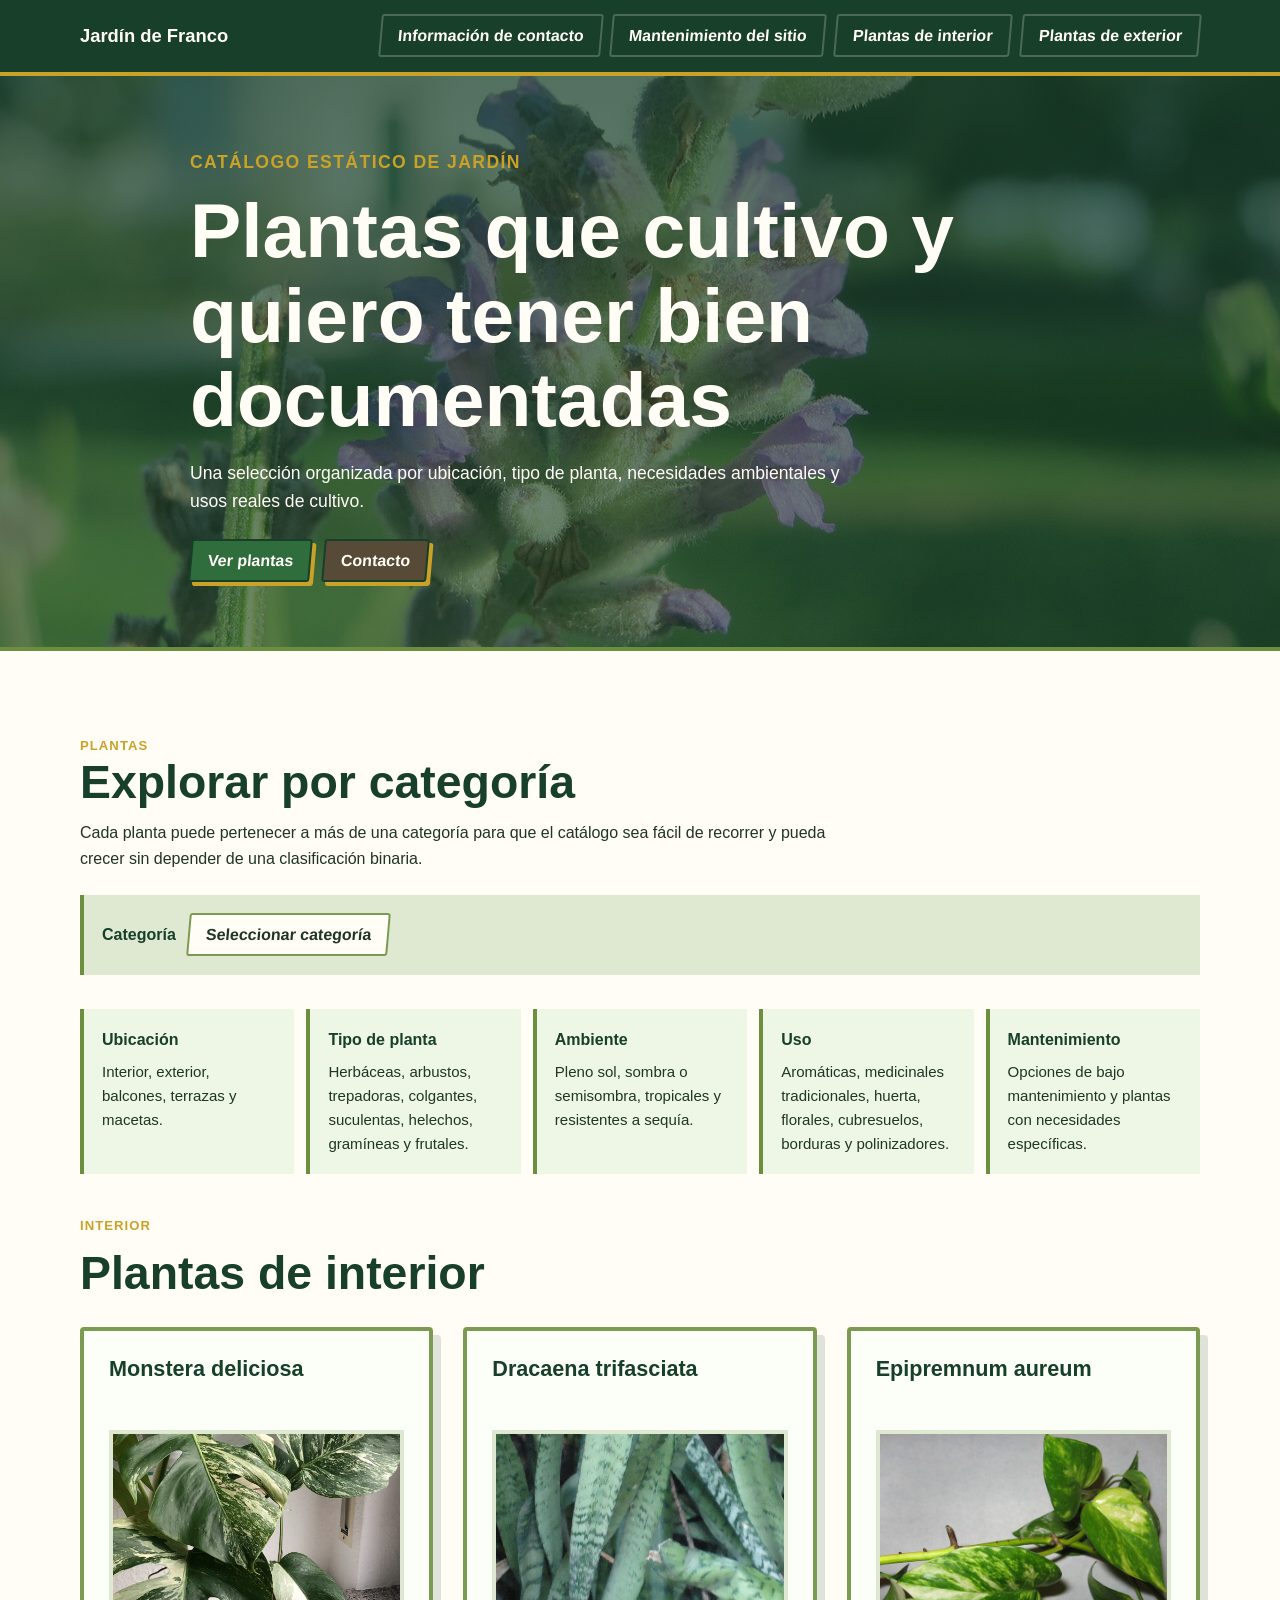
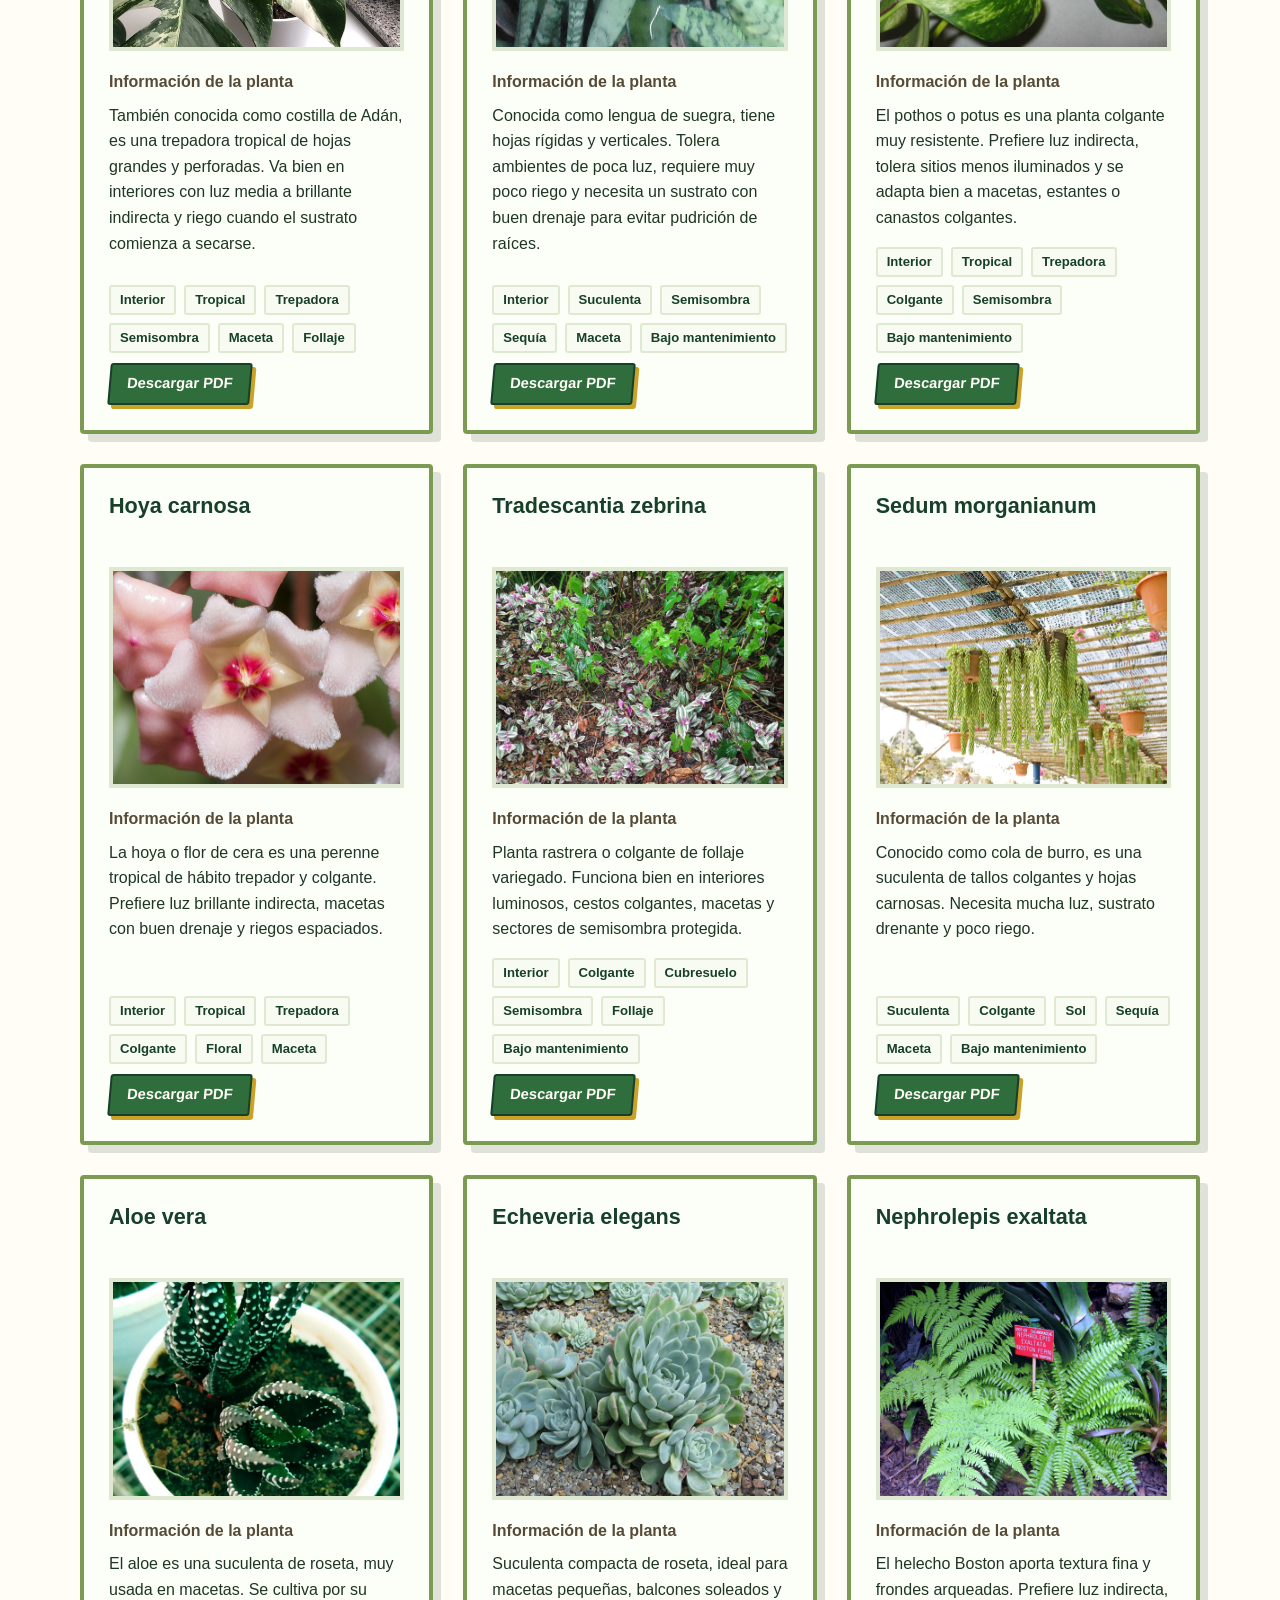
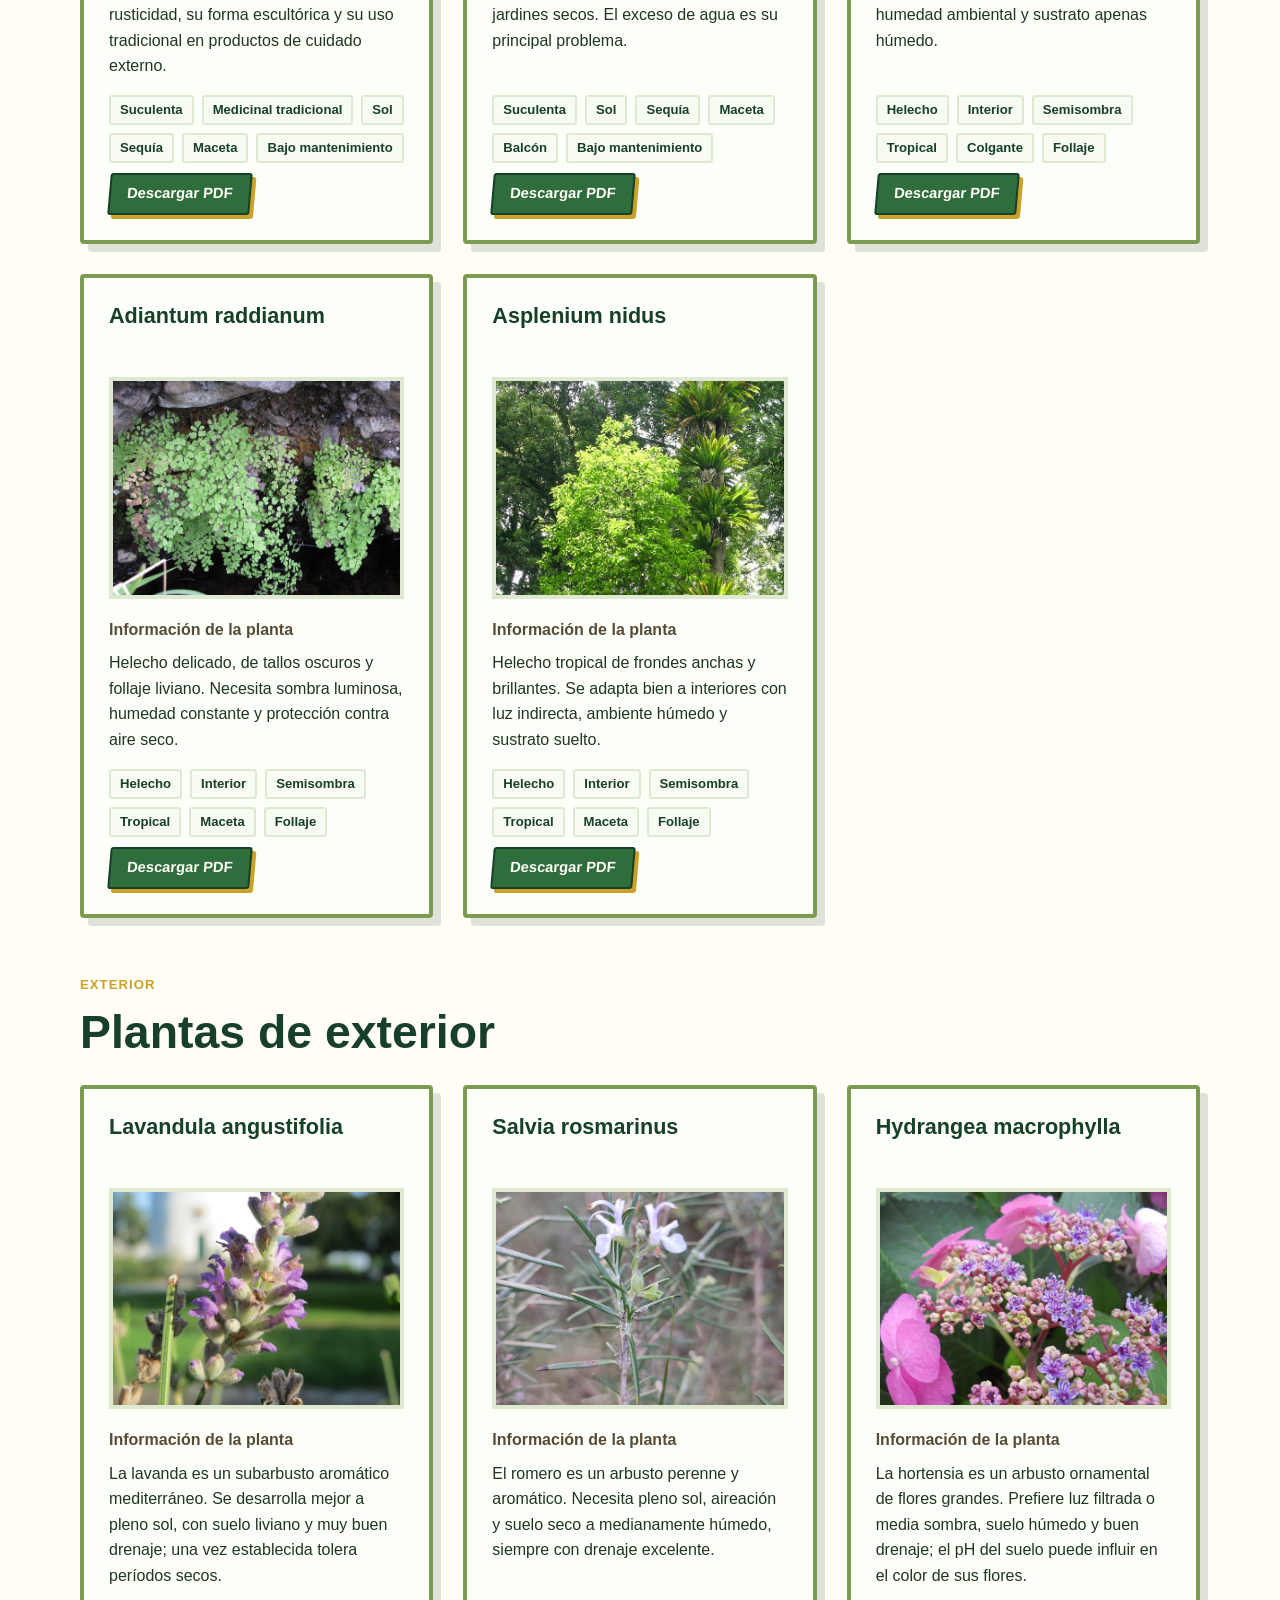
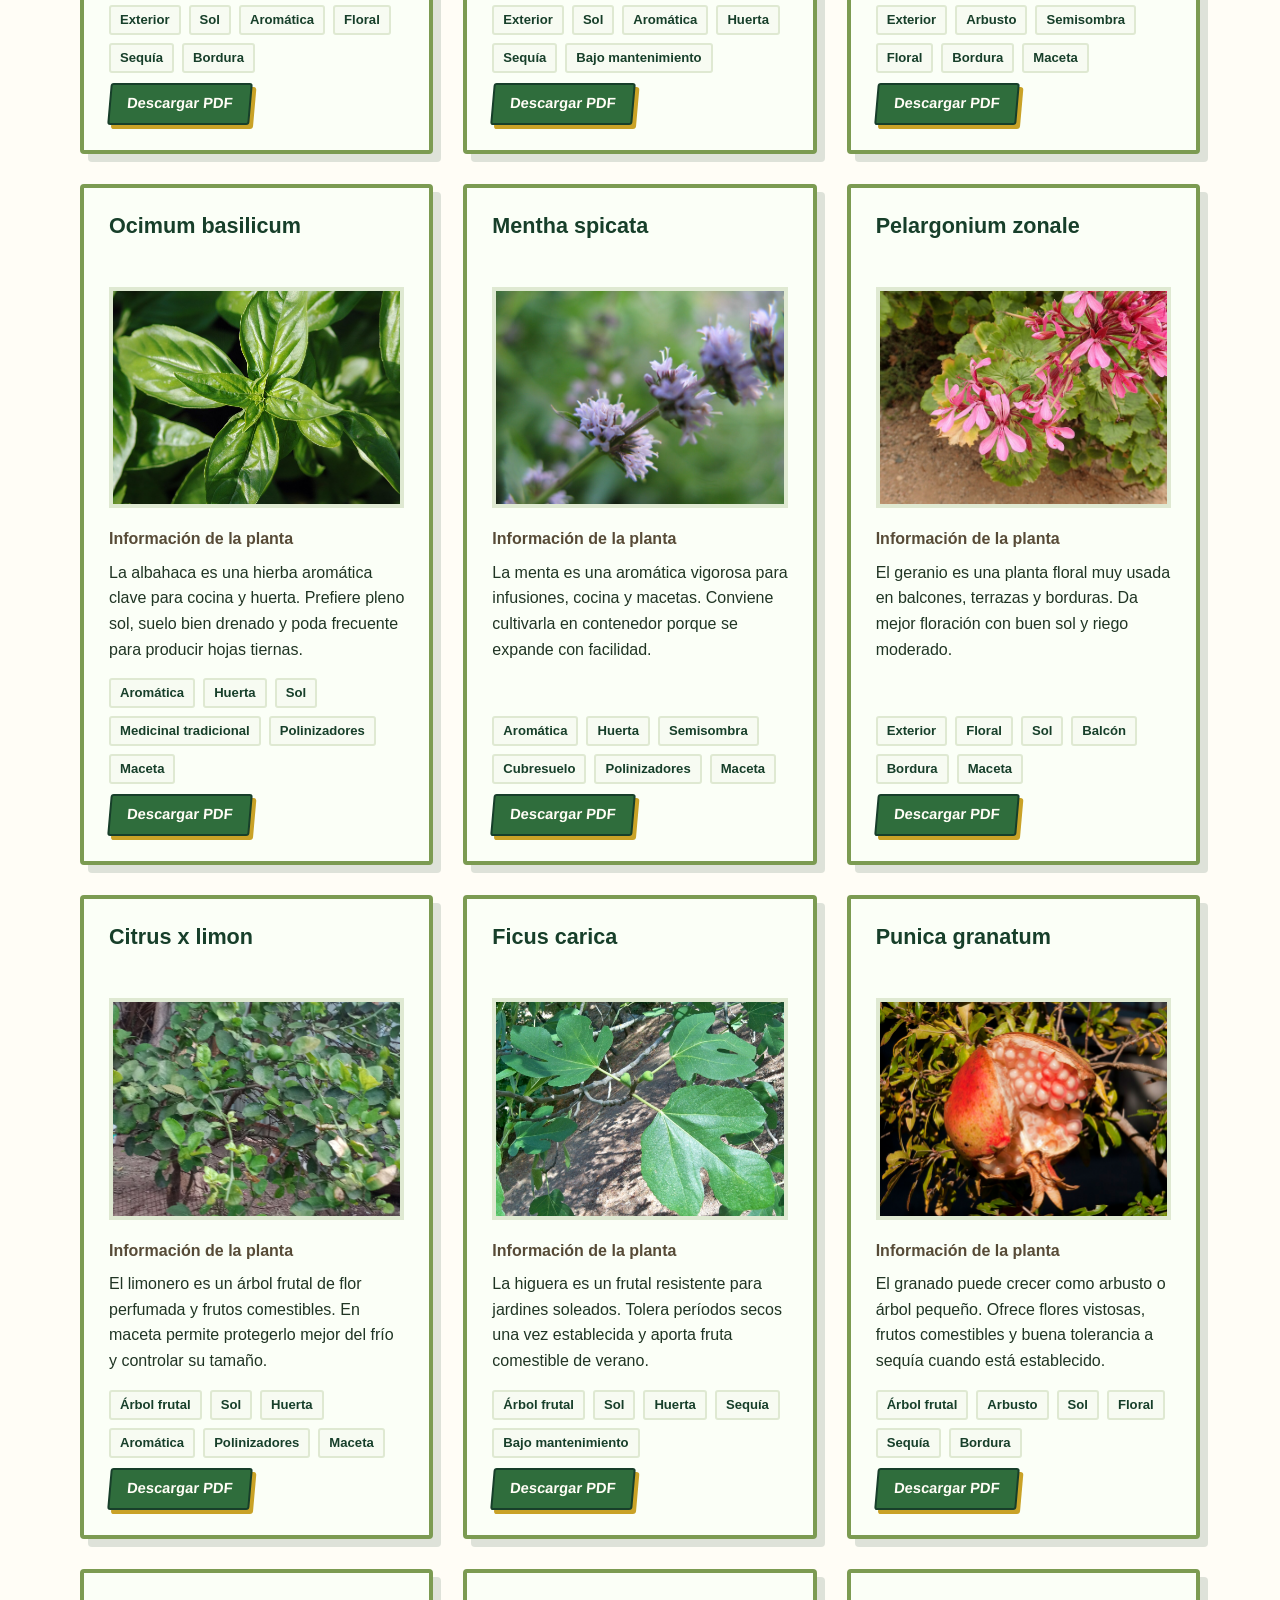
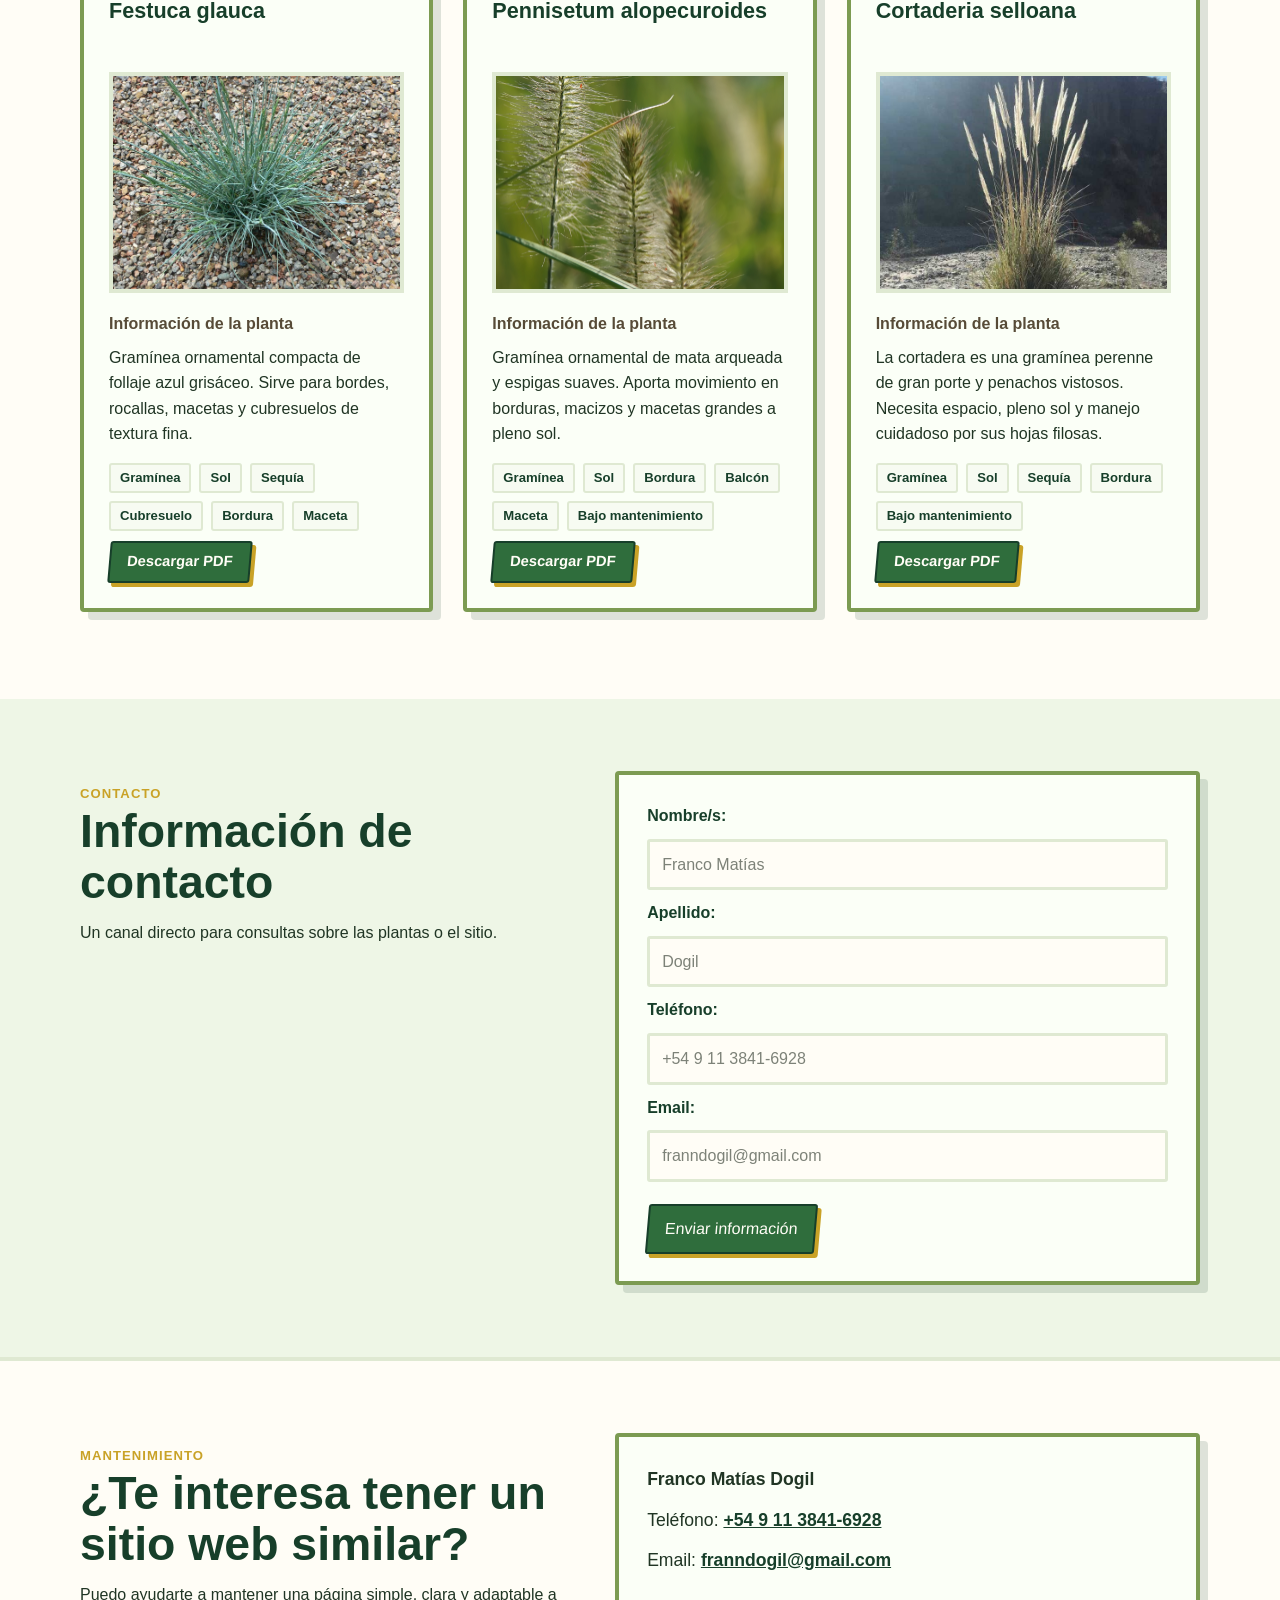
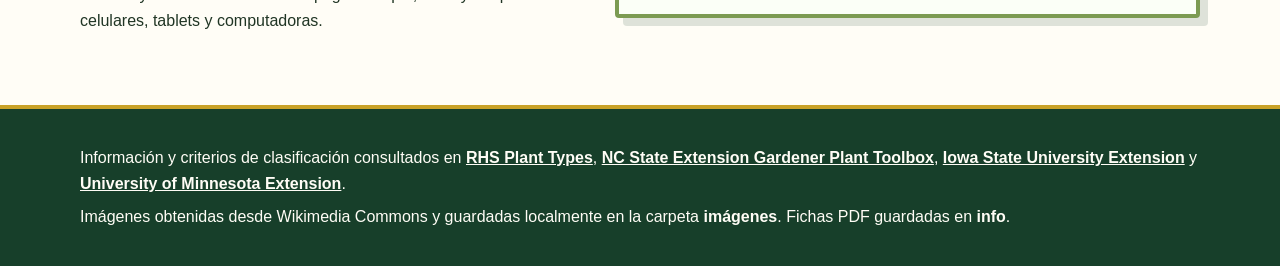
<file: actividad-1/sitio-web-desarrollado-con-/index.html>
<!DOCTYPE html>
<html lang="es">
<head>
  <meta charset="UTF-8">
  <meta name="viewport" content="width=device-width, initial-scale=1.0">
  <title>Jardín de Franco</title>
  <link rel="stylesheet" href="estilosIA.css">
</head>
<body>
  <header class="encabezado">
    <div class="barra">
      <a class="marca" href="#inicio">Jardín de Franco</a>
      <input class="nav-toggle" type="checkbox" id="nav-toggle" aria-label="Abrir menú">
      <label class="hamburguesa" for="nav-toggle" aria-label="Abrir navegación">
        <span></span>
        <span></span>
        <span></span>
      </label>
      <nav class="menu" aria-label="Navegación principal">
        <a href="#contacto">Información de contacto</a>
        <a href="#mantenimiento">Mantenimiento del sitio</a>
        <a href="#plantas-interior">Plantas de interior</a>
        <a href="#plantas-exterior">Plantas de exterior</a>
      </nav>
    </div>
  </header>

  <main id="inicio">
    <section class="portada">
      <div class="portada-contenido">
        <p class="etiqueta">Catálogo estático de jardín</p>
        <h1>Plantas que cultivo y quiero tener bien documentadas</h1>
        <p>Una selección organizada por ubicación, tipo de planta, necesidades ambientales y usos reales de cultivo.</p>
        <div class="acciones">
          <a class="boton" href="#plantas">Ver plantas</a>
          <a class="boton boton-secundario" href="#contacto">Contacto</a>
        </div>
      </div>
    </section>

    <section id="plantas" class="seccion plantas">
      <div class="contenedor">
        <div class="titulo-seccion">
          <p class="etiqueta">Plantas</p>
          <h2>Explorar por categoría</h2>
          <p>Cada planta puede pertenecer a más de una categoría para que el catálogo sea fácil de recorrer y pueda crecer sin depender de una clasificación binaria.</p>
        </div>

        <div class="filtro-categorias">
          <span>Categoría</span>
          <details class="desplegable">
            <summary>Seleccionar categoría</summary>
            <div class="opciones-categoria">
              <span class="grupo-opcion">Ubicación</span>
              <a href="#plantas">Todas</a>
              <a href="#plantas-interior">Plantas de interior</a>
              <a href="#plantas-exterior">Plantas de exterior</a>
              <a href="#cat-balcones-terrazas">Balcones y terrazas</a>
              <a href="#cat-macetas">Aptas para macetas</a>

              <span class="grupo-opcion">Tipo y hábito</span>
              <a href="#cat-herbaceas">Herbáceas perennes</a>
              <a href="#cat-arbustos">Arbustos y subarbustos</a>
              <a href="#cat-arboles-frutales">Árboles y frutales</a>
              <a href="#cat-trepadoras">Trepadoras</a>
              <a href="#cat-colgantes">Colgantes</a>
              <a href="#cat-suculentas">Suculentas</a>
              <a href="#cat-helechos">Helechos</a>
              <a href="#cat-gramineas">Gramíneas ornamentales</a>

              <span class="grupo-opcion">Luz y ambiente</span>
              <a href="#cat-sol">Pleno sol</a>
              <a href="#cat-sombra">Sombra y semisombra</a>
              <a href="#cat-tropicales">Tropicales</a>
              <a href="#cat-sequia">Resistentes a sequía</a>

              <span class="grupo-opcion">Uso</span>
              <a href="#cat-aromaticas">Aromáticas</a>
              <a href="#cat-medicinales">Medicinales tradicionales</a>
              <a href="#cat-huerta">Huerta y cocina</a>
              <a href="#cat-florales">Florales</a>
              <a href="#cat-follaje">Follaje ornamental</a>
              <a href="#cat-cubresuelos">Cubresuelos</a>
              <a href="#cat-borduras">Cercos o borduras</a>
              <a href="#cat-polinizadores">Para polinizadores</a>

              <span class="grupo-opcion">Mantenimiento</span>
              <a href="#cat-bajo-mantenimiento">Bajo mantenimiento</a>
            </div>
          </details>
        </div>

        <div class="anclas-categorias" aria-hidden="true">
          <span id="cat-balcones-terrazas"></span>
          <span id="cat-macetas"></span>
          <span id="cat-herbaceas"></span>
          <span id="cat-arbustos"></span>
          <span id="cat-arboles-frutales"></span>
          <span id="cat-trepadoras"></span>
          <span id="cat-colgantes"></span>
          <span id="cat-suculentas"></span>
          <span id="cat-helechos"></span>
          <span id="cat-gramineas"></span>
          <span id="cat-sol"></span>
          <span id="cat-sombra"></span>
          <span id="cat-tropicales"></span>
          <span id="cat-sequia"></span>
          <span id="cat-aromaticas"></span>
          <span id="cat-medicinales"></span>
          <span id="cat-huerta"></span>
          <span id="cat-florales"></span>
          <span id="cat-follaje"></span>
          <span id="cat-cubresuelos"></span>
          <span id="cat-borduras"></span>
          <span id="cat-polinizadores"></span>
          <span id="cat-bajo-mantenimiento"></span>
        </div>

        <div class="taxonomia">
          <article>
            <h3>Ubicación</h3>
            <p>Interior, exterior, balcones, terrazas y macetas.</p>
          </article>
          <article>
            <h3>Tipo de planta</h3>
            <p>Herbáceas, arbustos, trepadoras, colgantes, suculentas, helechos, gramíneas y frutales.</p>
          </article>
          <article>
            <h3>Ambiente</h3>
            <p>Pleno sol, sombra o semisombra, tropicales y resistentes a sequía.</p>
          </article>
          <article>
            <h3>Uso</h3>
            <p>Aromáticas, medicinales tradicionales, huerta, florales, cubresuelos, borduras y polinizadores.</p>
          </article>
          <article>
            <h3>Mantenimiento</h3>
            <p>Opciones de bajo mantenimiento y plantas con necesidades específicas.</p>
          </article>
        </div>

        <section id="plantas-interior" class="grupo-plantas grupo-interior">
          <div class="encabezado-grupo">
            <p class="etiqueta">Interior</p>
            <h2>Plantas de interior</h2>
          </div>
          <div class="grid-plantas">
            <article class="card-planta cat-interior cat-herbaceas cat-trepadoras cat-sombra cat-tropicales cat-macetas cat-follaje">
              <h3>Monstera deliciosa</h3>
              <img src="imágenes/monstera.jpg" alt="Monstera deliciosa en maceta" loading="lazy">
              <div class="info-planta">
                <h4>Información de la planta</h4>
                <p>También conocida como costilla de Adán, es una trepadora tropical de hojas grandes y perforadas. Va bien en interiores con luz media a brillante indirecta y riego cuando el sustrato comienza a secarse.</p>
                <div class="chips-categorias" aria-label="Categorías">
                  <span>Interior</span>
                  <span>Tropical</span>
                  <span>Trepadora</span>
                  <span>Semisombra</span>
                  <span>Maceta</span>
                  <span>Follaje</span>
                </div>
                <a class="boton boton-descarga" href="info/monstera-deliciosa.pdf" download>Descargar PDF</a>
              </div>
            </article>

            <article class="card-planta cat-interior cat-herbaceas cat-suculentas cat-sombra cat-tropicales cat-sequia cat-macetas cat-follaje cat-bajo-mantenimiento">
              <h3>Dracaena trifasciata</h3>
              <img src="imágenes/lengua-de-suegra.jpg" alt="Lengua de suegra con hojas verticales" loading="lazy">
              <div class="info-planta">
                <h4>Información de la planta</h4>
                <p>Conocida como lengua de suegra, tiene hojas rígidas y verticales. Tolera ambientes de poca luz, requiere muy poco riego y necesita un sustrato con buen drenaje para evitar pudrición de raíces.</p>
                <div class="chips-categorias" aria-label="Categorías">
                  <span>Interior</span>
                  <span>Suculenta</span>
                  <span>Semisombra</span>
                  <span>Sequía</span>
                  <span>Maceta</span>
                  <span>Bajo mantenimiento</span>
                </div>
                <a class="boton boton-descarga" href="info/lengua-de-suegra.pdf" download>Descargar PDF</a>
              </div>
            </article>

            <article class="card-planta cat-interior cat-herbaceas cat-trepadoras cat-colgantes cat-sombra cat-tropicales cat-macetas cat-follaje cat-bajo-mantenimiento">
              <h3>Epipremnum aureum</h3>
              <img src="imágenes/pothos.jpg" alt="Pothos con hojas verdes y variegadas" loading="lazy">
              <div class="info-planta">
                <h4>Información de la planta</h4>
                <p>El pothos o potus es una planta colgante muy resistente. Prefiere luz indirecta, tolera sitios menos iluminados y se adapta bien a macetas, estantes o canastos colgantes.</p>
                <div class="chips-categorias" aria-label="Categorías">
                  <span>Interior</span>
                  <span>Tropical</span>
                  <span>Trepadora</span>
                  <span>Colgante</span>
                  <span>Semisombra</span>
                  <span>Bajo mantenimiento</span>
                </div>
                <a class="boton boton-descarga" href="info/pothos.pdf" download>Descargar PDF</a>
              </div>
            </article>

            <article class="card-planta cat-interior cat-herbaceas cat-trepadoras cat-colgantes cat-sombra cat-tropicales cat-macetas cat-florales">
              <h3>Hoya carnosa</h3>
              <img src="imágenes/hoya.jpg" alt="Flores rosadas de Hoya carnosa" loading="lazy">
              <div class="info-planta">
                <h4>Información de la planta</h4>
                <p>La hoya o flor de cera es una perenne tropical de hábito trepador y colgante. Prefiere luz brillante indirecta, macetas con buen drenaje y riegos espaciados.</p>
                <div class="chips-categorias" aria-label="Categorías">
                  <span>Interior</span>
                  <span>Tropical</span>
                  <span>Trepadora</span>
                  <span>Colgante</span>
                  <span>Floral</span>
                  <span>Maceta</span>
                </div>
                <a class="boton boton-descarga" href="info/hoya-carnosa.pdf" download>Descargar PDF</a>
              </div>
            </article>

            <article class="card-planta cat-interior cat-herbaceas cat-colgantes cat-cubresuelos cat-sombra cat-tropicales cat-macetas cat-follaje cat-bajo-mantenimiento">
              <h3>Tradescantia zebrina</h3>
              <img src="imágenes/tradescantia.jpg" alt="Tradescantia zebrina con hojas verdes, plateadas y violetas" loading="lazy">
              <div class="info-planta">
                <h4>Información de la planta</h4>
                <p>Planta rastrera o colgante de follaje variegado. Funciona bien en interiores luminosos, cestos colgantes, macetas y sectores de semisombra protegida.</p>
                <div class="chips-categorias" aria-label="Categorías">
                  <span>Interior</span>
                  <span>Colgante</span>
                  <span>Cubresuelo</span>
                  <span>Semisombra</span>
                  <span>Follaje</span>
                  <span>Bajo mantenimiento</span>
                </div>
                <a class="boton boton-descarga" href="info/tradescantia-zebrina.pdf" download>Descargar PDF</a>
              </div>
            </article>

            <article class="card-planta cat-interior cat-colgantes cat-suculentas cat-sol cat-sequia cat-macetas cat-balcones-terrazas cat-bajo-mantenimiento">
              <h3>Sedum morganianum</h3>
              <img src="imágenes/sedum.jpg" alt="Sedum morganianum en maceta colgante" loading="lazy">
              <div class="info-planta">
                <h4>Información de la planta</h4>
                <p>Conocido como cola de burro, es una suculenta de tallos colgantes y hojas carnosas. Necesita mucha luz, sustrato drenante y poco riego.</p>
                <div class="chips-categorias" aria-label="Categorías">
                  <span>Suculenta</span>
                  <span>Colgante</span>
                  <span>Sol</span>
                  <span>Sequía</span>
                  <span>Maceta</span>
                  <span>Bajo mantenimiento</span>
                </div>
                <a class="boton boton-descarga" href="info/sedum-morganianum.pdf" download>Descargar PDF</a>
              </div>
            </article>

            <article class="card-planta cat-interior cat-herbaceas cat-suculentas cat-sol cat-sequia cat-medicinales cat-macetas cat-bajo-mantenimiento">
              <h3>Aloe vera</h3>
              <img src="imágenes/aloe.jpg" alt="Aloe vera en maceta" loading="lazy">
              <div class="info-planta">
                <h4>Información de la planta</h4>
                <p>El aloe es una suculenta de roseta, muy usada en macetas. Se cultiva por su rusticidad, su forma escultórica y su uso tradicional en productos de cuidado externo.</p>
                <div class="chips-categorias" aria-label="Categorías">
                  <span>Suculenta</span>
                  <span>Medicinal tradicional</span>
                  <span>Sol</span>
                  <span>Sequía</span>
                  <span>Maceta</span>
                  <span>Bajo mantenimiento</span>
                </div>
                <a class="boton boton-descarga" href="info/aloe-vera.pdf" download>Descargar PDF</a>
              </div>
            </article>

            <article class="card-planta cat-interior cat-suculentas cat-sol cat-sequia cat-macetas cat-balcones-terrazas cat-bajo-mantenimiento">
              <h3>Echeveria elegans</h3>
              <img src="imágenes/echeveria.jpg" alt="Echeveria elegans formando una roseta compacta" loading="lazy">
              <div class="info-planta">
                <h4>Información de la planta</h4>
                <p>Suculenta compacta de roseta, ideal para macetas pequeñas, balcones soleados y jardines secos. El exceso de agua es su principal problema.</p>
                <div class="chips-categorias" aria-label="Categorías">
                  <span>Suculenta</span>
                  <span>Sol</span>
                  <span>Sequía</span>
                  <span>Maceta</span>
                  <span>Balcón</span>
                  <span>Bajo mantenimiento</span>
                </div>
                <a class="boton boton-descarga" href="info/echeveria-elegans.pdf" download>Descargar PDF</a>
              </div>
            </article>

            <article class="card-planta cat-interior cat-helechos cat-colgantes cat-sombra cat-tropicales cat-macetas cat-follaje">
              <h3>Nephrolepis exaltata</h3>
              <img src="imágenes/helecho-boston.jpg" alt="Helecho Boston con frondes arqueadas" loading="lazy">
              <div class="info-planta">
                <h4>Información de la planta</h4>
                <p>El helecho Boston aporta textura fina y frondes arqueadas. Prefiere luz indirecta, humedad ambiental y sustrato apenas húmedo.</p>
                <div class="chips-categorias" aria-label="Categorías">
                  <span>Helecho</span>
                  <span>Interior</span>
                  <span>Semisombra</span>
                  <span>Tropical</span>
                  <span>Colgante</span>
                  <span>Follaje</span>
                </div>
                <a class="boton boton-descarga" href="info/nephrolepis-exaltata.pdf" download>Descargar PDF</a>
              </div>
            </article>

            <article class="card-planta cat-interior cat-helechos cat-sombra cat-tropicales cat-macetas cat-follaje">
              <h3>Adiantum raddianum</h3>
              <img src="imágenes/adiantum.jpg" alt="Adiantum raddianum con frondes delicadas" loading="lazy">
              <div class="info-planta">
                <h4>Información de la planta</h4>
                <p>Helecho delicado, de tallos oscuros y follaje liviano. Necesita sombra luminosa, humedad constante y protección contra aire seco.</p>
                <div class="chips-categorias" aria-label="Categorías">
                  <span>Helecho</span>
                  <span>Interior</span>
                  <span>Semisombra</span>
                  <span>Tropical</span>
                  <span>Maceta</span>
                  <span>Follaje</span>
                </div>
                <a class="boton boton-descarga" href="info/adiantum-raddianum.pdf" download>Descargar PDF</a>
              </div>
            </article>

            <article class="card-planta cat-interior cat-helechos cat-sombra cat-tropicales cat-macetas cat-follaje">
              <h3>Asplenium nidus</h3>
              <img src="imágenes/asplenium.jpg" alt="Helecho nido de ave con frondes verdes" loading="lazy">
              <div class="info-planta">
                <h4>Información de la planta</h4>
                <p>Helecho tropical de frondes anchas y brillantes. Se adapta bien a interiores con luz indirecta, ambiente húmedo y sustrato suelto.</p>
                <div class="chips-categorias" aria-label="Categorías">
                  <span>Helecho</span>
                  <span>Interior</span>
                  <span>Semisombra</span>
                  <span>Tropical</span>
                  <span>Maceta</span>
                  <span>Follaje</span>
                </div>
                <a class="boton boton-descarga" href="info/asplenium-nidus.pdf" download>Descargar PDF</a>
              </div>
            </article>
          </div>
        </section>

        <section id="plantas-exterior" class="grupo-plantas grupo-exterior">
          <div class="encabezado-grupo">
            <p class="etiqueta">Exterior</p>
            <h2>Plantas de exterior</h2>
          </div>
          <div class="grid-plantas">
            <article class="card-planta cat-exterior cat-arbustos cat-sol cat-sequia cat-aromaticas cat-florales cat-borduras cat-polinizadores cat-macetas cat-balcones-terrazas">
              <h3>Lavandula angustifolia</h3>
              <img src="imágenes/lavanda.jpg" alt="Flores violetas de lavanda" loading="lazy">
              <div class="info-planta">
                <h4>Información de la planta</h4>
                <p>La lavanda es un subarbusto aromático mediterráneo. Se desarrolla mejor a pleno sol, con suelo liviano y muy buen drenaje; una vez establecida tolera períodos secos.</p>
                <div class="chips-categorias" aria-label="Categorías">
                  <span>Exterior</span>
                  <span>Sol</span>
                  <span>Aromática</span>
                  <span>Floral</span>
                  <span>Sequía</span>
                  <span>Bordura</span>
                </div>
                <a class="boton boton-descarga" href="info/lavanda.pdf" download>Descargar PDF</a>
              </div>
            </article>

            <article class="card-planta cat-exterior cat-arbustos cat-sol cat-sequia cat-aromaticas cat-huerta cat-florales cat-borduras cat-polinizadores cat-macetas cat-balcones-terrazas cat-bajo-mantenimiento">
              <h3>Salvia rosmarinus</h3>
              <img src="imágenes/romero.jpg" alt="Planta de romero con follaje fino" loading="lazy">
              <div class="info-planta">
                <h4>Información de la planta</h4>
                <p>El romero es un arbusto perenne y aromático. Necesita pleno sol, aireación y suelo seco a medianamente húmedo, siempre con drenaje excelente.</p>
                <div class="chips-categorias" aria-label="Categorías">
                  <span>Exterior</span>
                  <span>Sol</span>
                  <span>Aromática</span>
                  <span>Huerta</span>
                  <span>Sequía</span>
                  <span>Bajo mantenimiento</span>
                </div>
                <a class="boton boton-descarga" href="info/romero.pdf" download>Descargar PDF</a>
              </div>
            </article>

            <article class="card-planta cat-exterior cat-arbustos cat-sombra cat-florales cat-borduras cat-macetas cat-balcones-terrazas">
              <h3>Hydrangea macrophylla</h3>
              <img src="imágenes/hortensia.jpg" alt="Flores de hortensia rosadas y azules" loading="lazy">
              <div class="info-planta">
                <h4>Información de la planta</h4>
                <p>La hortensia es un arbusto ornamental de flores grandes. Prefiere luz filtrada o media sombra, suelo húmedo y buen drenaje; el pH del suelo puede influir en el color de sus flores.</p>
                <div class="chips-categorias" aria-label="Categorías">
                  <span>Exterior</span>
                  <span>Arbusto</span>
                  <span>Semisombra</span>
                  <span>Floral</span>
                  <span>Bordura</span>
                  <span>Maceta</span>
                </div>
                <a class="boton boton-descarga" href="info/hortensia.pdf" download>Descargar PDF</a>
              </div>
            </article>

            <article class="card-planta cat-exterior cat-herbaceas cat-sol cat-aromaticas cat-medicinales cat-huerta cat-florales cat-polinizadores cat-macetas">
              <h3>Ocimum basilicum</h3>
              <img src="imágenes/albahaca.jpg" alt="Planta de albahaca en crecimiento" loading="lazy">
              <div class="info-planta">
                <h4>Información de la planta</h4>
                <p>La albahaca es una hierba aromática clave para cocina y huerta. Prefiere pleno sol, suelo bien drenado y poda frecuente para producir hojas tiernas.</p>
                <div class="chips-categorias" aria-label="Categorías">
                  <span>Aromática</span>
                  <span>Huerta</span>
                  <span>Sol</span>
                  <span>Medicinal tradicional</span>
                  <span>Polinizadores</span>
                  <span>Maceta</span>
                </div>
                <a class="boton boton-descarga" href="info/ocimum-basilicum.pdf" download>Descargar PDF</a>
              </div>
            </article>

            <article class="card-planta cat-exterior cat-herbaceas cat-cubresuelos cat-sombra cat-aromaticas cat-medicinales cat-huerta cat-polinizadores cat-macetas">
              <h3>Mentha spicata</h3>
              <img src="imágenes/menta.jpg" alt="Menta con hojas verdes y flores" loading="lazy">
              <div class="info-planta">
                <h4>Información de la planta</h4>
                <p>La menta es una aromática vigorosa para infusiones, cocina y macetas. Conviene cultivarla en contenedor porque se expande con facilidad.</p>
                <div class="chips-categorias" aria-label="Categorías">
                  <span>Aromática</span>
                  <span>Huerta</span>
                  <span>Semisombra</span>
                  <span>Cubresuelo</span>
                  <span>Polinizadores</span>
                  <span>Maceta</span>
                </div>
                <a class="boton boton-descarga" href="info/mentha-spicata.pdf" download>Descargar PDF</a>
              </div>
            </article>

            <article class="card-planta cat-exterior cat-herbaceas cat-sol cat-florales cat-borduras cat-polinizadores cat-macetas cat-balcones-terrazas">
              <h3>Pelargonium zonale</h3>
              <img src="imágenes/geranio.jpg" alt="Geranio con flores rosadas" loading="lazy">
              <div class="info-planta">
                <h4>Información de la planta</h4>
                <p>El geranio es una planta floral muy usada en balcones, terrazas y borduras. Da mejor floración con buen sol y riego moderado.</p>
                <div class="chips-categorias" aria-label="Categorías">
                  <span>Exterior</span>
                  <span>Floral</span>
                  <span>Sol</span>
                  <span>Balcón</span>
                  <span>Bordura</span>
                  <span>Maceta</span>
                </div>
                <a class="boton boton-descarga" href="info/pelargonium-zonale.pdf" download>Descargar PDF</a>
              </div>
            </article>

            <article class="card-planta cat-exterior cat-arboles-frutales cat-sol cat-aromaticas cat-huerta cat-florales cat-polinizadores cat-macetas cat-balcones-terrazas">
              <h3>Citrus x limon</h3>
              <img src="imágenes/limonero.jpg" alt="Limonero con frutos amarillos" loading="lazy">
              <div class="info-planta">
                <h4>Información de la planta</h4>
                <p>El limonero es un árbol frutal de flor perfumada y frutos comestibles. En maceta permite protegerlo mejor del frío y controlar su tamaño.</p>
                <div class="chips-categorias" aria-label="Categorías">
                  <span>Árbol frutal</span>
                  <span>Sol</span>
                  <span>Huerta</span>
                  <span>Aromática</span>
                  <span>Polinizadores</span>
                  <span>Maceta</span>
                </div>
                <a class="boton boton-descarga" href="info/citrus-limon.pdf" download>Descargar PDF</a>
              </div>
            </article>

            <article class="card-planta cat-exterior cat-arboles-frutales cat-sol cat-sequia cat-huerta cat-bajo-mantenimiento">
              <h3>Ficus carica</h3>
              <img src="imágenes/higuera.jpg" alt="Higuera con hojas y frutos" loading="lazy">
              <div class="info-planta">
                <h4>Información de la planta</h4>
                <p>La higuera es un frutal resistente para jardines soleados. Tolera períodos secos una vez establecida y aporta fruta comestible de verano.</p>
                <div class="chips-categorias" aria-label="Categorías">
                  <span>Árbol frutal</span>
                  <span>Sol</span>
                  <span>Huerta</span>
                  <span>Sequía</span>
                  <span>Bajo mantenimiento</span>
                </div>
                <a class="boton boton-descarga" href="info/ficus-carica.pdf" download>Descargar PDF</a>
              </div>
            </article>

            <article class="card-planta cat-exterior cat-arboles-frutales cat-arbustos cat-sol cat-sequia cat-huerta cat-florales cat-borduras cat-polinizadores cat-bajo-mantenimiento">
              <h3>Punica granatum</h3>
              <img src="imágenes/granado.jpg" alt="Fruto de granado abierto en la planta" loading="lazy">
              <div class="info-planta">
                <h4>Información de la planta</h4>
                <p>El granado puede crecer como arbusto o árbol pequeño. Ofrece flores vistosas, frutos comestibles y buena tolerancia a sequía cuando está establecido.</p>
                <div class="chips-categorias" aria-label="Categorías">
                  <span>Árbol frutal</span>
                  <span>Arbusto</span>
                  <span>Sol</span>
                  <span>Floral</span>
                  <span>Sequía</span>
                  <span>Bordura</span>
                </div>
                <a class="boton boton-descarga" href="info/punica-granatum.pdf" download>Descargar PDF</a>
              </div>
            </article>

            <article class="card-planta cat-exterior cat-gramineas cat-cubresuelos cat-sol cat-sequia cat-borduras cat-macetas cat-balcones-terrazas cat-bajo-mantenimiento">
              <h3>Festuca glauca</h3>
              <img src="imágenes/festuca.jpg" alt="Mata compacta de Festuca glauca azulada" loading="lazy">
              <div class="info-planta">
                <h4>Información de la planta</h4>
                <p>Gramínea ornamental compacta de follaje azul grisáceo. Sirve para bordes, rocallas, macetas y cubresuelos de textura fina.</p>
                <div class="chips-categorias" aria-label="Categorías">
                  <span>Gramínea</span>
                  <span>Sol</span>
                  <span>Sequía</span>
                  <span>Cubresuelo</span>
                  <span>Bordura</span>
                  <span>Maceta</span>
                </div>
                <a class="boton boton-descarga" href="info/festuca-glauca.pdf" download>Descargar PDF</a>
              </div>
            </article>

            <article class="card-planta cat-exterior cat-gramineas cat-sol cat-borduras cat-macetas cat-balcones-terrazas cat-bajo-mantenimiento">
              <h3>Pennisetum alopecuroides</h3>
              <img src="imágenes/pennisetum.jpg" alt="Pennisetum alopecuroides con espigas suaves" loading="lazy">
              <div class="info-planta">
                <h4>Información de la planta</h4>
                <p>Gramínea ornamental de mata arqueada y espigas suaves. Aporta movimiento en borduras, macizos y macetas grandes a pleno sol.</p>
                <div class="chips-categorias" aria-label="Categorías">
                  <span>Gramínea</span>
                  <span>Sol</span>
                  <span>Bordura</span>
                  <span>Balcón</span>
                  <span>Maceta</span>
                  <span>Bajo mantenimiento</span>
                </div>
                <a class="boton boton-descarga" href="info/pennisetum-alopecuroides.pdf" download>Descargar PDF</a>
              </div>
            </article>

            <article class="card-planta cat-exterior cat-gramineas cat-sol cat-sequia cat-borduras cat-bajo-mantenimiento">
              <h3>Cortaderia selloana</h3>
              <img src="imágenes/cortaderia.jpg" alt="Cortaderia selloana con penachos claros" loading="lazy">
              <div class="info-planta">
                <h4>Información de la planta</h4>
                <p>La cortadera es una gramínea perenne de gran porte y penachos vistosos. Necesita espacio, pleno sol y manejo cuidadoso por sus hojas filosas.</p>
                <div class="chips-categorias" aria-label="Categorías">
                  <span>Gramínea</span>
                  <span>Sol</span>
                  <span>Sequía</span>
                  <span>Bordura</span>
                  <span>Bajo mantenimiento</span>
                </div>
                <a class="boton boton-descarga" href="info/cortaderia-selloana.pdf" download>Descargar PDF</a>
              </div>
            </article>
          </div>
        </section>
      </div>
    </section>

    <section id="contacto" class="seccion contacto">
      <div class="contenedor dos-columnas">
        <div class="texto-seccion">
          <p class="etiqueta">Contacto</p>
          <h2>Información de contacto</h2>
          <p>Un canal directo para consultas sobre las plantas o el sitio.</p>
        </div>

        <form class="formulario" action="#" method="post">
          <label for="nombres">Nombre/s:</label>
          <input type="text" id="nombres" name="nombres" placeholder="Franco Matías">

          <label for="apellido">Apellido:</label>
          <input type="text" id="apellido" name="apellido" placeholder="Dogil">

          <label for="telefono">Teléfono:</label>
          <input type="tel" id="telefono" name="telefono" placeholder="+54 9 11 3841-6928">

          <label for="email">Email:</label>
          <input type="email" id="email" name="email" placeholder="franndogil@gmail.com">

          <button class="boton" type="submit">Enviar información</button>
        </form>
      </div>
    </section>

    <section id="mantenimiento" class="seccion mantenimiento">
      <div class="contenedor dos-columnas">
        <div class="texto-seccion">
          <p class="etiqueta">Mantenimiento</p>
          <h2>¿Te interesa tener un sitio web similar?</h2>
          <p>Puedo ayudarte a mantener una página simple, clara y adaptable a celulares, tablets y computadoras.</p>
        </div>
        <div class="datos-mantenimiento">
          <p><strong>Franco Matías Dogil</strong></p>
          <p>Teléfono: <a href="tel:+5491138416928">+54 9 11 3841-6928</a></p>
          <p>Email: <a href="mailto:franndogil@gmail.com">franndogil@gmail.com</a></p>
        </div>
      </div>
    </section>
  </main>

  <footer class="pie">
    <div class="contenedor">
      <p>Información y criterios de clasificación consultados en <a href="https://www.rhs.org.uk/plants/types">RHS Plant Types</a>, <a href="https://plants.ces.ncsu.edu/">NC State Extension Gardener Plant Toolbox</a>, <a href="https://yardandgarden.extension.iastate.edu/how-to/common-and-popular-succulent-species">Iowa State University Extension</a> y <a href="https://extension.umn.edu/garden-and-home/yard-and-garden/gardening-in-minnesota/propagating-monstera-deliciosa">University of Minnesota Extension</a>.</p>
      <p>Imágenes obtenidas desde Wikimedia Commons y guardadas localmente en la carpeta <strong>imágenes</strong>. Fichas PDF guardadas en <strong>info</strong>.</p>
    </div>
  </footer>
</body>
</html>
</file>
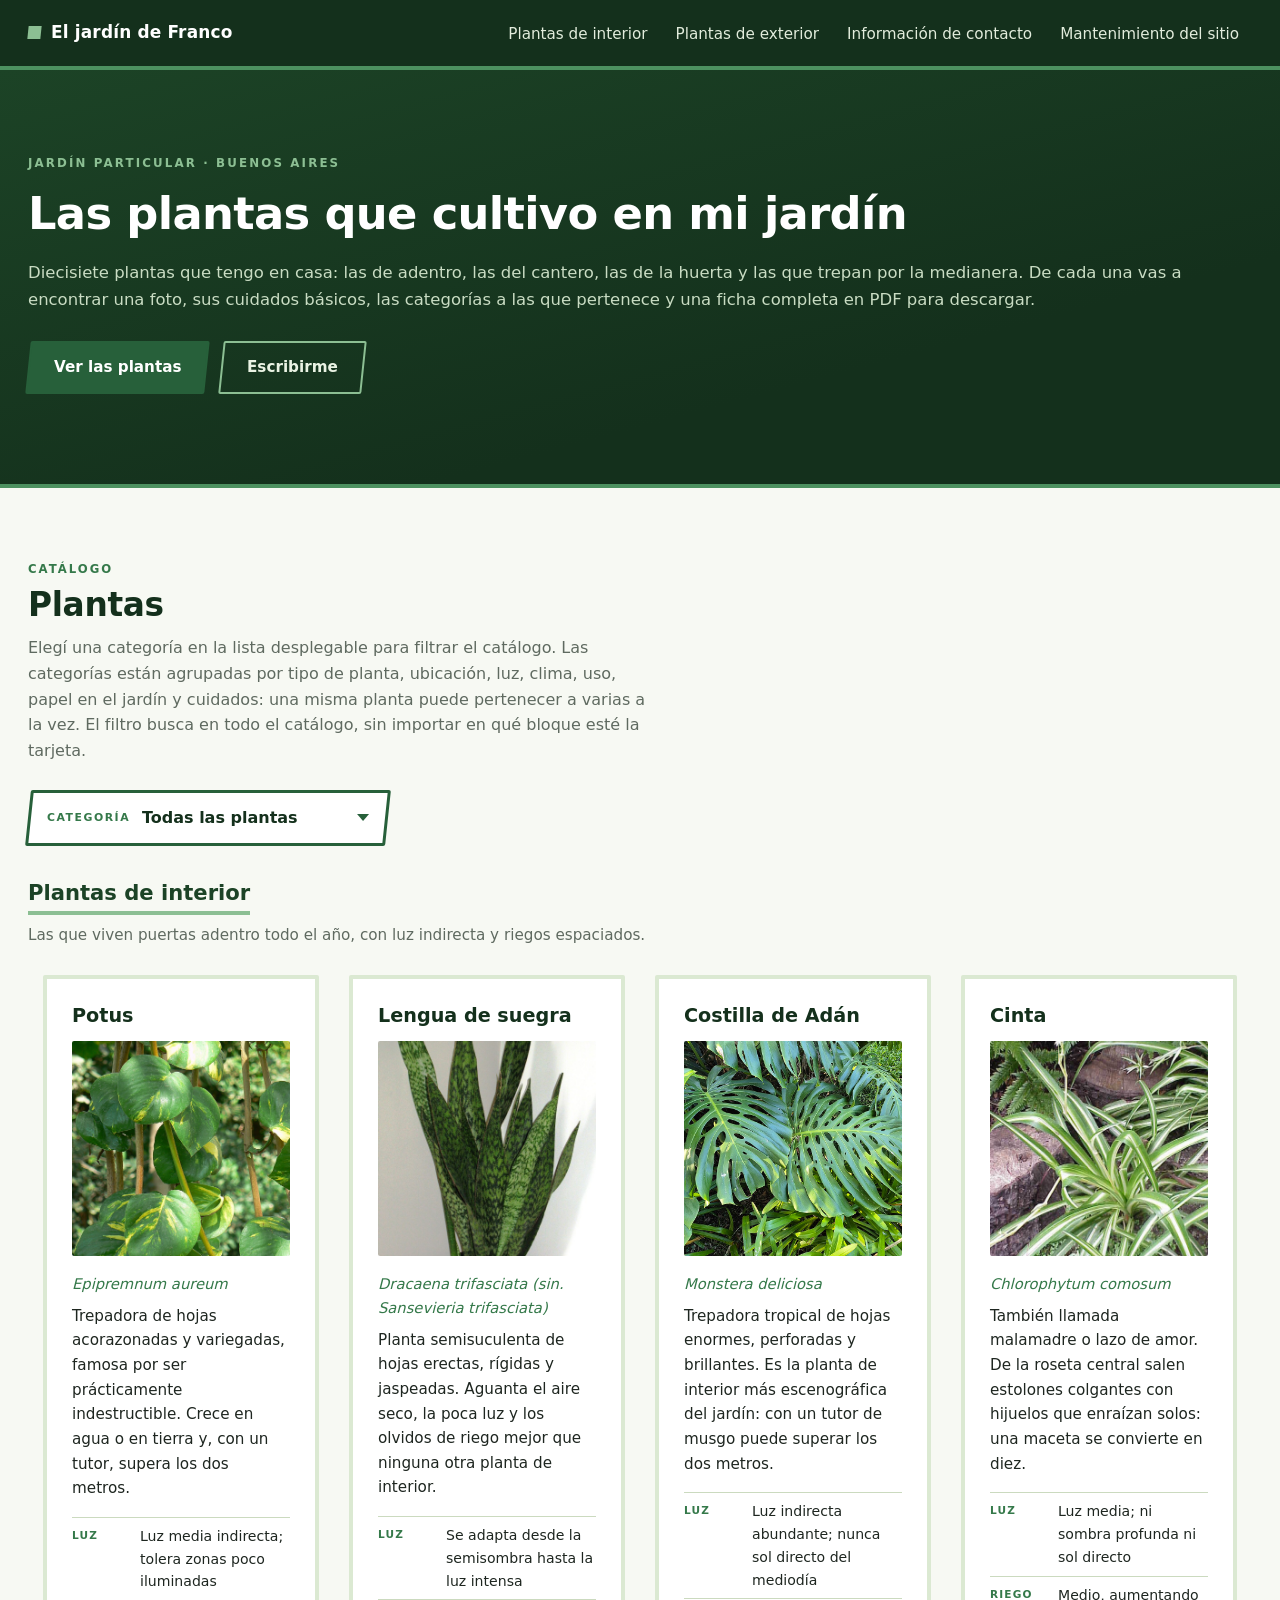
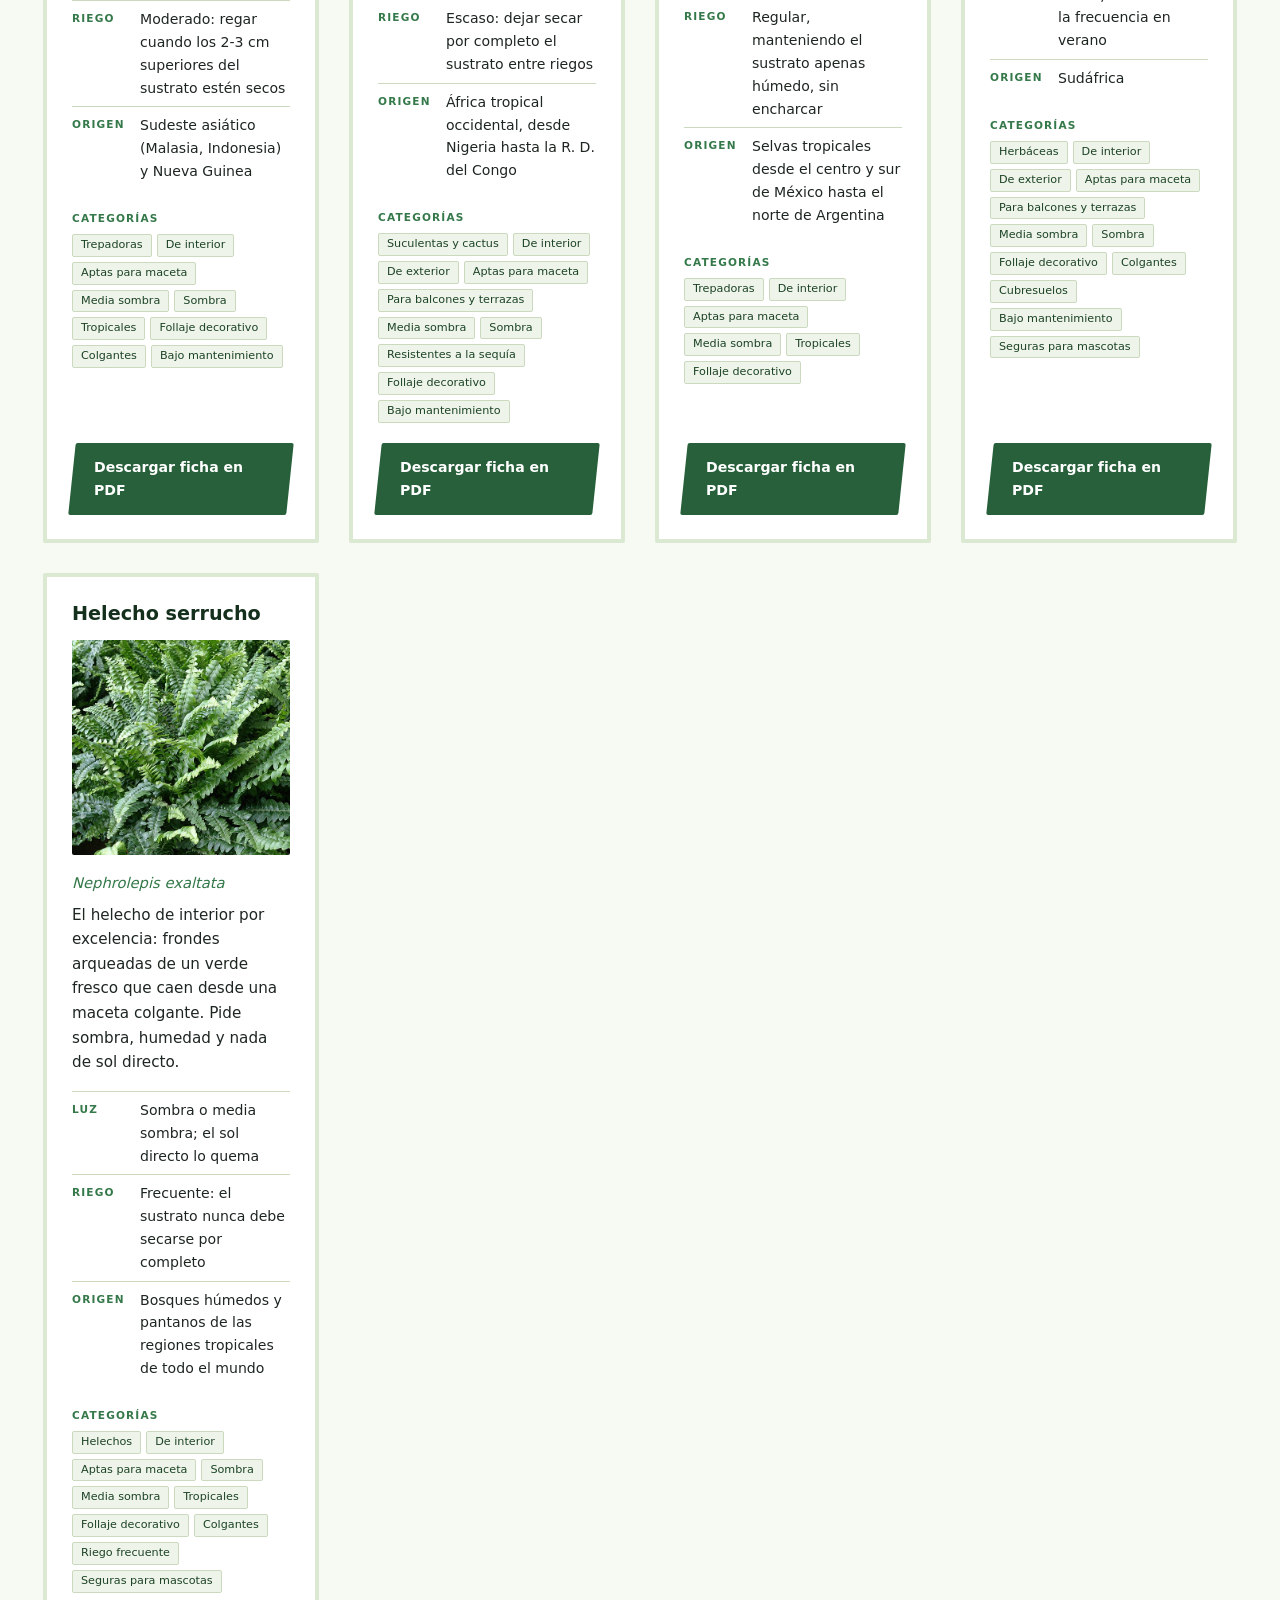
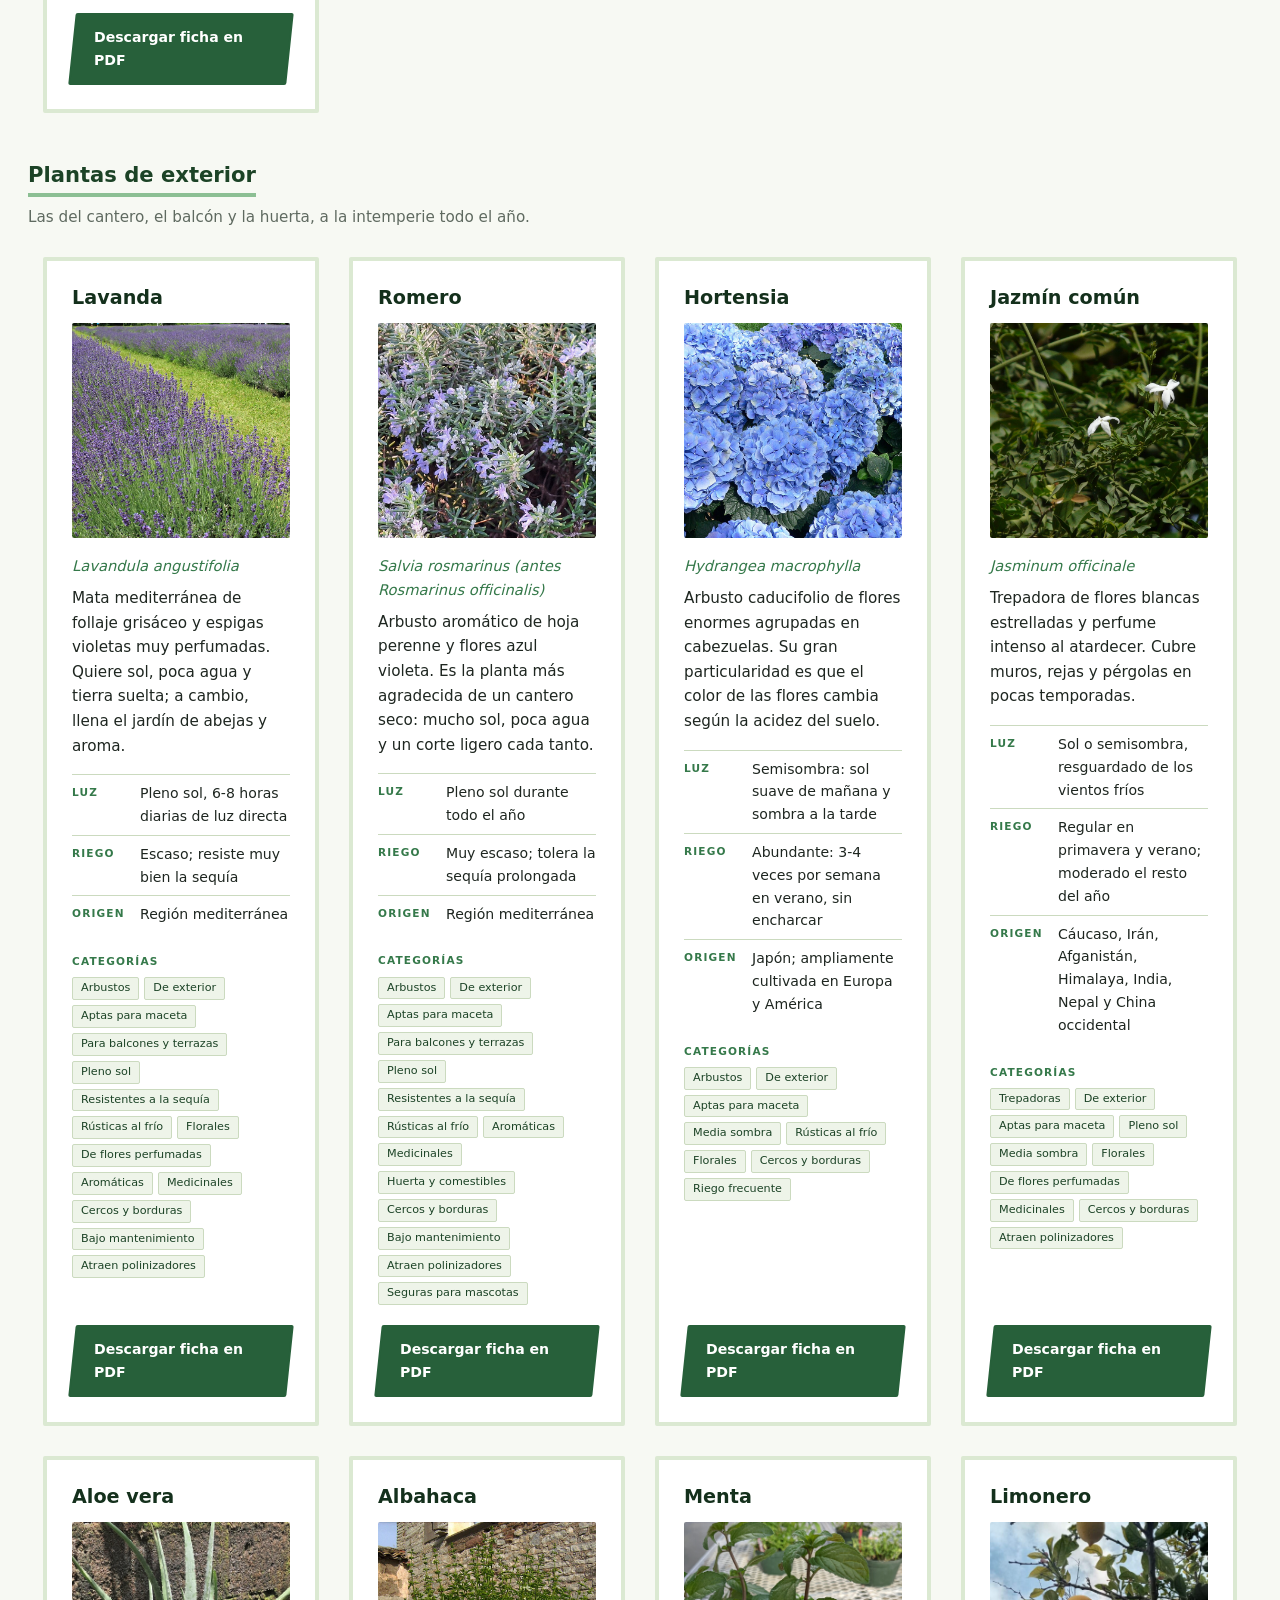
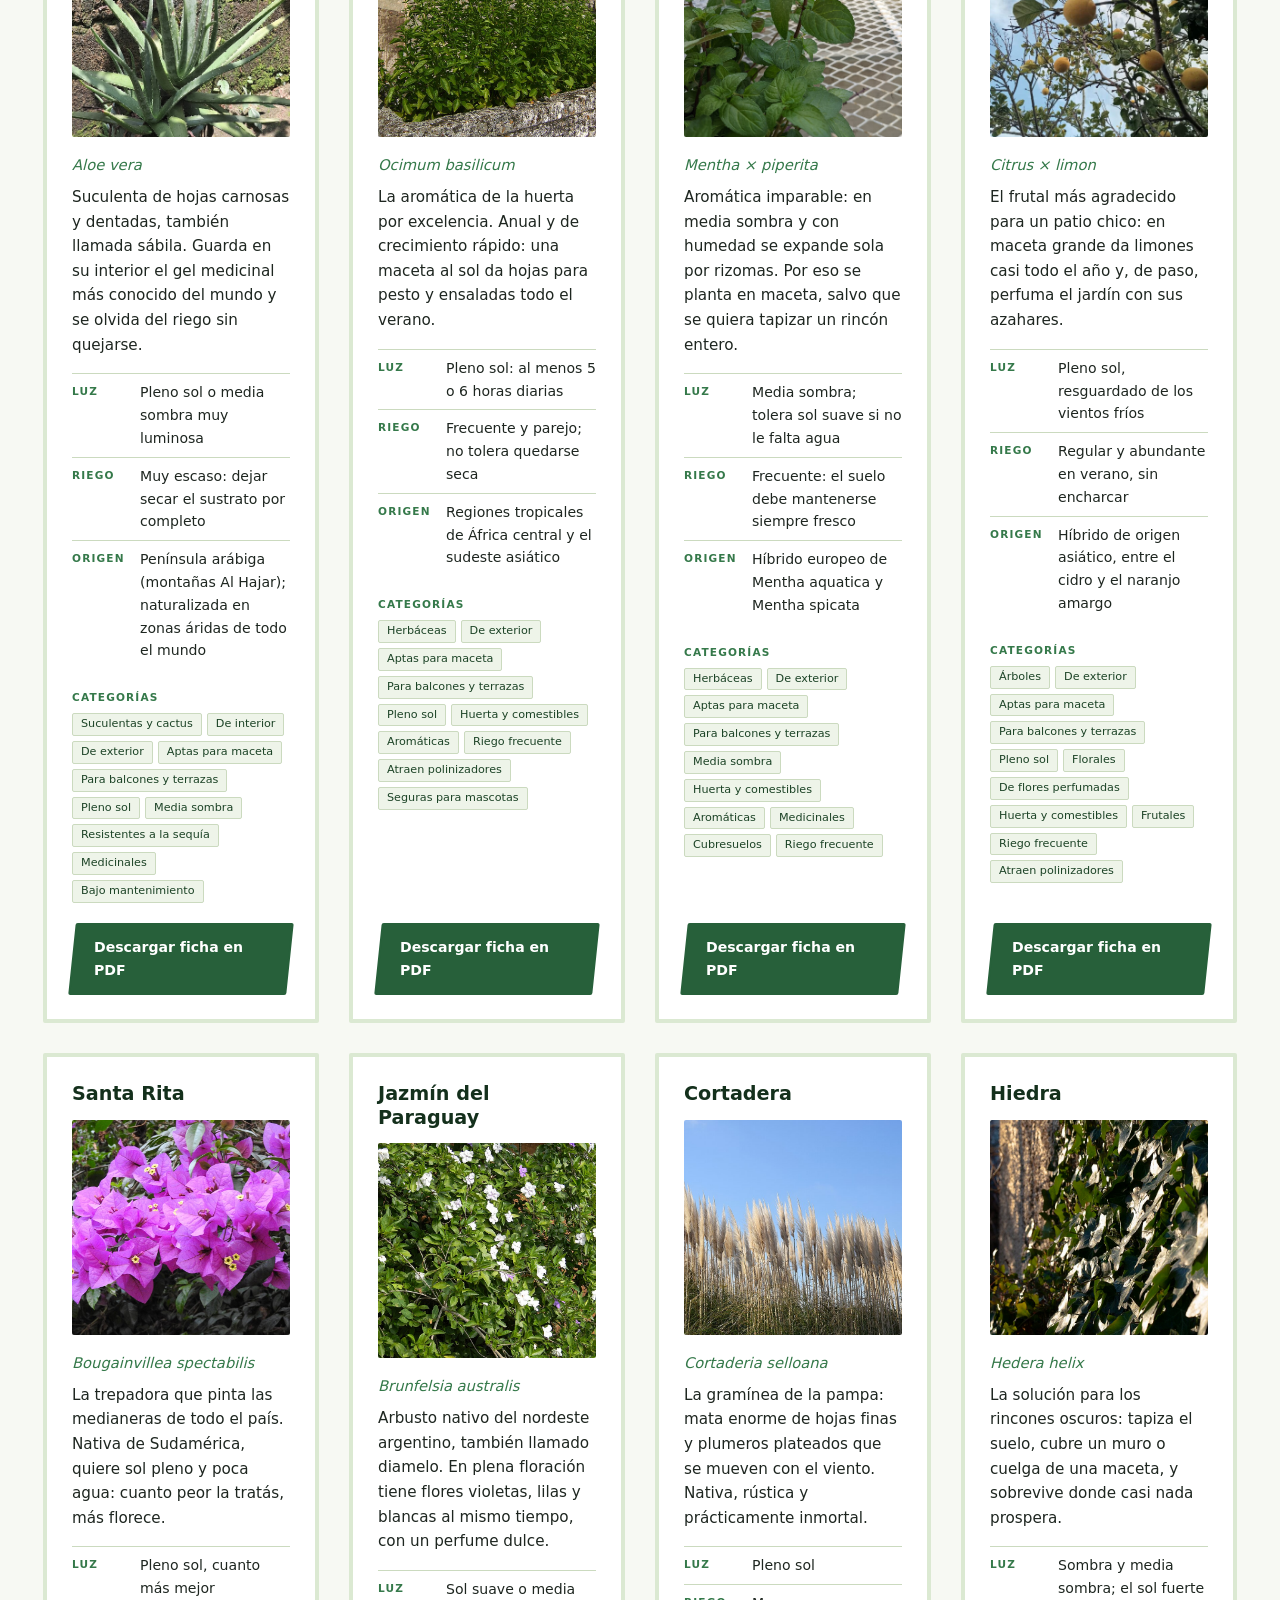
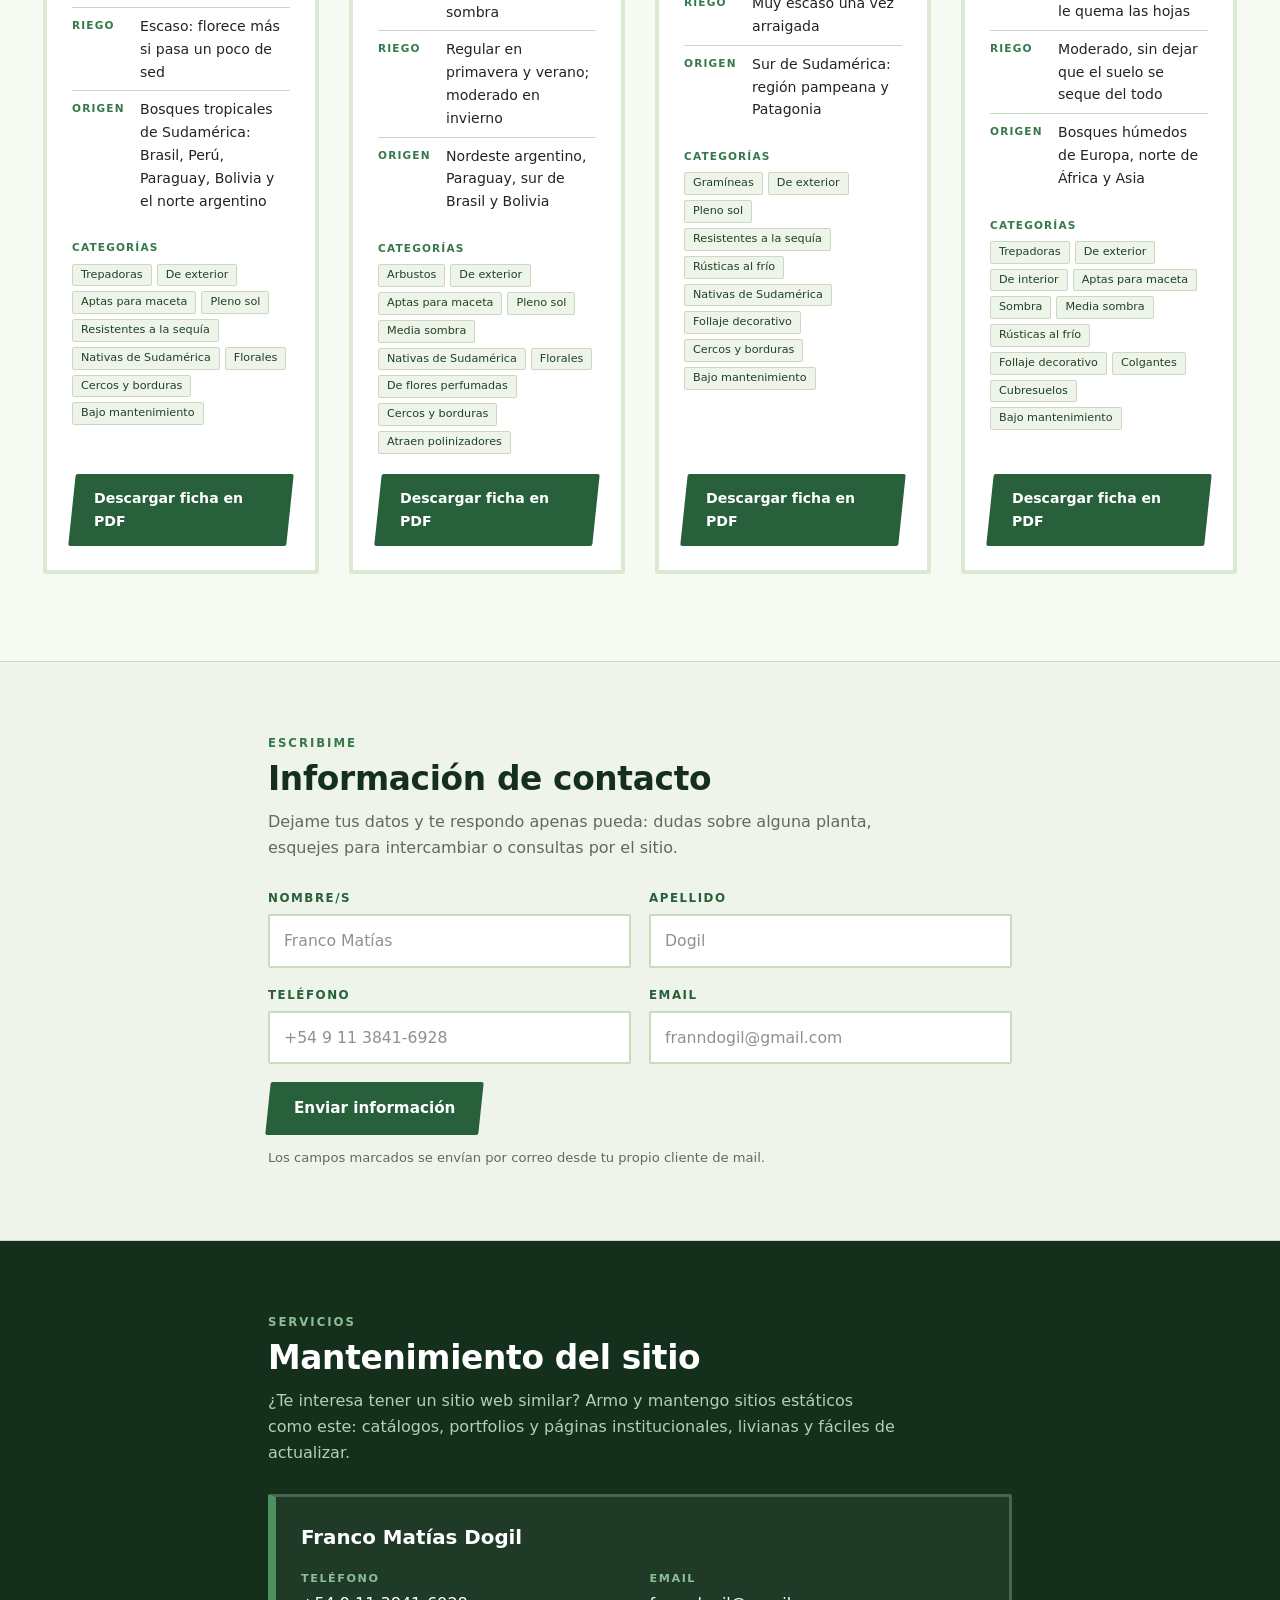
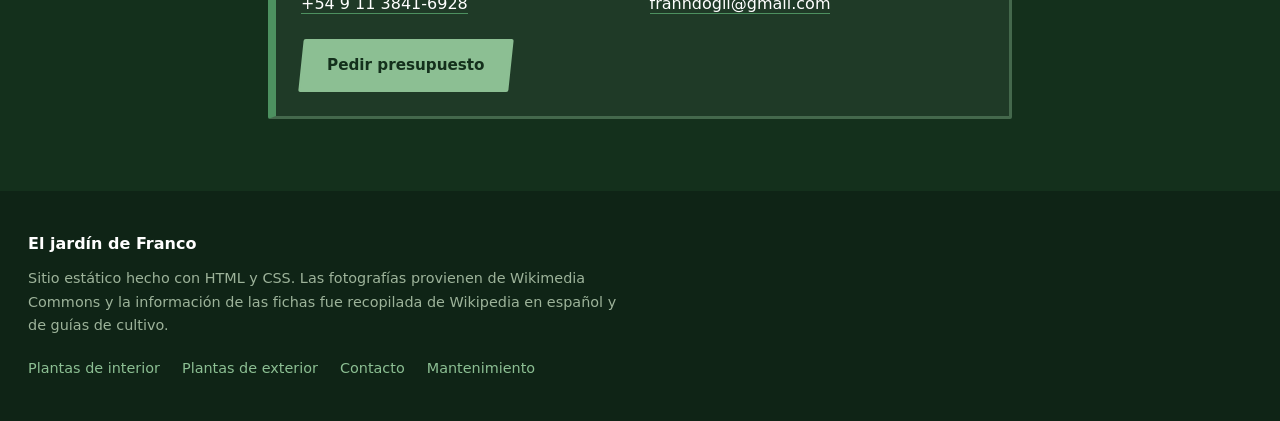
<file: actividad-1/sitio-web-desarrollado-con-claude/index.html>
<!DOCTYPE html>
<html lang="es">
<head>
  <meta charset="UTF-8">
  <meta name="viewport" content="width=device-width, initial-scale=1">
  <meta name="description" content="Catálogo estático de las plantas que cultivo en mi jardín, clasificadas por tipo, ubicación, luz, clima, uso y cuidados, con una ficha en PDF para descargar de cada una.">
  <title>El jardín de Franco · Plantas de interior y de exterior</title>
  <link rel="stylesheet" href="estilosIA.css">
</head>

<body id="inicio">

  <!-- ============================= NAVBAR =============================
       El menú móvil funciona sin JavaScript: el checkbox #menu está
       oculto y la etiqueta .hamburguesa lo activa. Con #menu:checked
       se despliega la lista. -->
  <header class="cabecera">
    <nav class="navbar" aria-label="Navegación principal">
      <a class="marca" href="#inicio">
        <span class="marca-hoja" aria-hidden="true"></span>
        El jardín de Franco
      </a>

      <input class="menu-check" type="checkbox" id="menu">
      <label class="hamburguesa" for="menu" title="Abrir o cerrar el menú">
        <span class="barra" aria-hidden="true"></span>
        <span class="barra" aria-hidden="true"></span>
        <span class="barra" aria-hidden="true"></span>
        <span class="solo-lectores">Menú</span>
      </label>

      <ul class="menu-lista">
        <li><a href="#plantas-interior">Plantas de interior</a></li>
        <li><a href="#plantas-exterior">Plantas de exterior</a></li>
        <li><a href="#contacto">Información de contacto</a></li>
        <li><a href="#mantenimiento">Mantenimiento del sitio</a></li>
      </ul>

      <!-- Capa que aparece con el menú abierto: tocándola, se cierra. -->
      <label class="fondo-menu" for="menu" aria-hidden="true"></label>
    </nav>
  </header>

  <!-- ============================= PORTADA ============================= -->
  <section class="portada">
    <div class="contenedor portada-caja">
      <p class="portada-volanta">Jardín particular · Buenos Aires</p>
      <h1>Las plantas que cultivo en mi jardín</h1>
      <p class="portada-texto">
        Diecisiete plantas que tengo en casa: las de adentro, las del cantero, las de la
        huerta y las que trepan por la medianera. De cada una vas a encontrar una foto,
        sus cuidados básicos, las categorías a las que pertenece y una ficha completa
        en PDF para descargar.
      </p>
      <p class="portada-acciones">
        <a class="boton" href="#plantas"><span>Ver las plantas</span></a>
        <a class="boton boton-borde" href="#contacto"><span>Escribirme</span></a>
      </p>
    </div>
  </section>

  <!-- ============================= PLANTAS =============================
       Filtro por categoría 100 % estático: un radio button oculto por
       categoría y una lista desplegable hecha con el elemento details.
       Cada opción es una etiqueta label que marca su radio y el CSS
       oculta las tarjetas que no pertenecen a esa categoría. El bloque
       de abajo lo genera gen-catalogo.js a partir de datos.js. -->
  <main>
  <section class="seccion" id="plantas">
    <div class="contenedor">
      <p class="volanta">Catálogo</p>
      <h2>Plantas</h2>
      <p class="seccion-intro">
        Elegí una categoría en la lista desplegable para filtrar el catálogo. Las categorías
        están agrupadas por tipo de planta, ubicación, luz, clima, uso, papel en el jardín y
        cuidados: una misma planta puede pertenecer a varias a la vez. El filtro busca en todo
        el catálogo, sin importar en qué bloque esté la tarjeta.
      </p>

      <!-- CATALOGO:INICIO -->
      <div class="filtro-bloque">

        <input class="filtro-radio" type="radio" name="categoria" id="f-todas" checked>
        <input class="filtro-radio" type="radio" name="categoria" id="f-herbaceas">
        <input class="filtro-radio" type="radio" name="categoria" id="f-arbustos">
        <input class="filtro-radio" type="radio" name="categoria" id="f-arboles">
        <input class="filtro-radio" type="radio" name="categoria" id="f-trepadoras">
        <input class="filtro-radio" type="radio" name="categoria" id="f-suculentas">
        <input class="filtro-radio" type="radio" name="categoria" id="f-helechos">
        <input class="filtro-radio" type="radio" name="categoria" id="f-gramineas">
        <input class="filtro-radio" type="radio" name="categoria" id="f-interior">
        <input class="filtro-radio" type="radio" name="categoria" id="f-exterior">
        <input class="filtro-radio" type="radio" name="categoria" id="f-maceta">
        <input class="filtro-radio" type="radio" name="categoria" id="f-balcon">
        <input class="filtro-radio" type="radio" name="categoria" id="f-sol">
        <input class="filtro-radio" type="radio" name="categoria" id="f-media-sombra">
        <input class="filtro-radio" type="radio" name="categoria" id="f-sombra">
        <input class="filtro-radio" type="radio" name="categoria" id="f-tropicales">
        <input class="filtro-radio" type="radio" name="categoria" id="f-rusticas">
        <input class="filtro-radio" type="radio" name="categoria" id="f-sequia">
        <input class="filtro-radio" type="radio" name="categoria" id="f-nativas">
        <input class="filtro-radio" type="radio" name="categoria" id="f-florales">
        <input class="filtro-radio" type="radio" name="categoria" id="f-perfumadas">
        <input class="filtro-radio" type="radio" name="categoria" id="f-follaje">
        <input class="filtro-radio" type="radio" name="categoria" id="f-aromaticas">
        <input class="filtro-radio" type="radio" name="categoria" id="f-medicinales">
        <input class="filtro-radio" type="radio" name="categoria" id="f-comestibles">
        <input class="filtro-radio" type="radio" name="categoria" id="f-frutales">
        <input class="filtro-radio" type="radio" name="categoria" id="f-cercos">
        <input class="filtro-radio" type="radio" name="categoria" id="f-cubresuelos">
        <input class="filtro-radio" type="radio" name="categoria" id="f-colgantes">
        <input class="filtro-radio" type="radio" name="categoria" id="f-bajo-mantenimiento">
        <input class="filtro-radio" type="radio" name="categoria" id="f-riego-frecuente">
        <input class="filtro-radio" type="radio" name="categoria" id="f-pet-safe">
        <input class="filtro-radio" type="radio" name="categoria" id="f-polinizadores">

        <details class="filtro">
          <summary class="filtro-boton">
            <span class="filtro-etiqueta">Categoría</span>
            <span class="filtro-valor">
              <span class="valor valor-todas">Todas las plantas</span>
              <span class="valor valor-herbaceas">Herbáceas</span>
              <span class="valor valor-arbustos">Arbustos</span>
              <span class="valor valor-arboles">Árboles</span>
              <span class="valor valor-trepadoras">Trepadoras</span>
              <span class="valor valor-suculentas">Suculentas y cactus</span>
              <span class="valor valor-helechos">Helechos</span>
              <span class="valor valor-gramineas">Gramíneas</span>
              <span class="valor valor-interior">De interior</span>
              <span class="valor valor-exterior">De exterior</span>
              <span class="valor valor-maceta">Aptas para maceta</span>
              <span class="valor valor-balcon">Para balcones y terrazas</span>
              <span class="valor valor-sol">Pleno sol</span>
              <span class="valor valor-media-sombra">Media sombra</span>
              <span class="valor valor-sombra">Sombra</span>
              <span class="valor valor-tropicales">Tropicales</span>
              <span class="valor valor-rusticas">Rústicas al frío</span>
              <span class="valor valor-sequia">Resistentes a la sequía</span>
              <span class="valor valor-nativas">Nativas de Sudamérica</span>
              <span class="valor valor-florales">Florales</span>
              <span class="valor valor-perfumadas">De flores perfumadas</span>
              <span class="valor valor-follaje">Follaje decorativo</span>
              <span class="valor valor-aromaticas">Aromáticas</span>
              <span class="valor valor-medicinales">Medicinales</span>
              <span class="valor valor-comestibles">Huerta y comestibles</span>
              <span class="valor valor-frutales">Frutales</span>
              <span class="valor valor-cercos">Cercos y borduras</span>
              <span class="valor valor-cubresuelos">Cubresuelos</span>
              <span class="valor valor-colgantes">Colgantes</span>
              <span class="valor valor-bajo-mantenimiento">Bajo mantenimiento</span>
              <span class="valor valor-riego-frecuente">Riego frecuente</span>
              <span class="valor valor-pet-safe">Seguras para mascotas</span>
              <span class="valor valor-polinizadores">Atraen polinizadores</span>
            </span>
            <span class="filtro-flecha" aria-hidden="true"></span>
          </summary>

          <div class="filtro-opciones">
          <ul class="filtro-lista">
            <li><label for="f-todas">Todas las plantas <span class="cantidad">17</span></label></li>
          </ul>
          <p class="filtro-eje">Tipo de planta<span>Qué es botánicamente y qué porte tiene</span></p>
          <ul class="filtro-lista">
            <li><label for="f-herbaceas">Herbáceas <span class="cantidad">3</span></label></li>
            <li><label for="f-arbustos">Arbustos <span class="cantidad">4</span></label></li>
            <li><label for="f-arboles">Árboles <span class="cantidad">1</span></label></li>
            <li><label for="f-trepadoras">Trepadoras <span class="cantidad">5</span></label></li>
            <li><label for="f-suculentas">Suculentas y cactus <span class="cantidad">2</span></label></li>
            <li><label for="f-helechos">Helechos <span class="cantidad">1</span></label></li>
            <li><label for="f-gramineas">Gramíneas <span class="cantidad">1</span></label></li>
          </ul>
          <p class="filtro-eje">Dónde ubicarla<span>Dónde puede vivir, no solo dónde la tengo yo</span></p>
          <ul class="filtro-lista">
            <li><label for="f-interior">De interior <span class="cantidad">7</span></label></li>
            <li><label for="f-exterior">De exterior <span class="cantidad">14</span></label></li>
            <li><label for="f-maceta">Aptas para maceta <span class="cantidad">16</span></label></li>
            <li><label for="f-balcon">Para balcones y terrazas <span class="cantidad">8</span></label></li>
          </ul>
          <p class="filtro-eje">Luz que necesita<span>Horas y tipo de luz para que prospere</span></p>
          <ul class="filtro-lista">
            <li><label for="f-sol">Pleno sol <span class="cantidad">9</span></label></li>
            <li><label for="f-media-sombra">Media sombra <span class="cantidad">11</span></label></li>
            <li><label for="f-sombra">Sombra <span class="cantidad">5</span></label></li>
          </ul>
          <p class="filtro-eje">Clima y resistencia<span>Qué tolera y de dónde viene</span></p>
          <ul class="filtro-lista">
            <li><label for="f-tropicales">Tropicales <span class="cantidad">3</span></label></li>
            <li><label for="f-rusticas">Rústicas al frío <span class="cantidad">5</span></label></li>
            <li><label for="f-sequia">Resistentes a la sequía <span class="cantidad">6</span></label></li>
            <li><label for="f-nativas">Nativas de Sudamérica <span class="cantidad">3</span></label></li>
          </ul>
          <p class="filtro-eje">Uso y aprovechamiento<span>Para qué se cultiva</span></p>
          <ul class="filtro-lista">
            <li><label for="f-florales">Florales <span class="cantidad">6</span></label></li>
            <li class="opcion-sub"><label for="f-perfumadas">De flores perfumadas <span class="cantidad">4</span></label></li>
            <li><label for="f-follaje">Follaje decorativo <span class="cantidad">7</span></label></li>
            <li><label for="f-aromaticas">Aromáticas <span class="cantidad">4</span></label></li>
            <li><label for="f-medicinales">Medicinales <span class="cantidad">5</span></label></li>
            <li><label for="f-comestibles">Huerta y comestibles <span class="cantidad">4</span></label></li>
            <li class="opcion-sub"><label for="f-frutales">Frutales <span class="cantidad">1</span></label></li>
          </ul>
          <p class="filtro-eje">Uso en el jardín<span>Qué papel cumple en el diseño del espacio</span></p>
          <ul class="filtro-lista">
            <li><label for="f-cercos">Cercos y borduras <span class="cantidad">7</span></label></li>
            <li><label for="f-cubresuelos">Cubresuelos <span class="cantidad">3</span></label></li>
            <li><label for="f-colgantes">Colgantes <span class="cantidad">4</span></label></li>
          </ul>
          <p class="filtro-eje">Cuidados y compañía<span>Cuánto trabajo dan y con quién conviven</span></p>
          <ul class="filtro-lista">
            <li><label for="f-bajo-mantenimiento">Bajo mantenimiento <span class="cantidad">9</span></label></li>
            <li><label for="f-riego-frecuente">Riego frecuente <span class="cantidad">5</span></label></li>
            <li><label for="f-pet-safe">Seguras para mascotas <span class="cantidad">4</span></label></li>
            <li><label for="f-polinizadores">Atraen polinizadores <span class="cantidad">6</span></label></li>
          </ul>
          </div>
        </details>

        <div class="catalogo">

          <section class="grupo grupo-interior" id="plantas-interior">
            <header class="grupo-titulo">
              <h3>Plantas de interior</h3>
              <p>Las que viven puertas adentro todo el año, con luz indirecta y riegos espaciados.</p>
            </header>

            <div class="grilla">

              <article class="card c-trepadoras c-interior c-maceta c-media-sombra c-sombra c-tropicales c-follaje c-colgantes c-bajo-mantenimiento">
                <h4 class="card-nombre">Potus</h4>
                <img class="card-img" src="imágenes/potus.jpg" loading="lazy"
                     alt="Guías de potus con hojas acorazonadas verdes y amarillas">
                <div class="card-info">
                  <p class="card-cientifico">Epipremnum aureum</p>
                  <p class="card-texto">Trepadora de hojas acorazonadas y variegadas, famosa por ser prácticamente indestructible. Crece en agua o en tierra y, con un tutor, supera los dos metros.</p>
                  <ul class="card-datos">
                    <li><span>Luz</span> Luz media indirecta; tolera zonas poco iluminadas</li>
                    <li><span>Riego</span> Moderado: regar cuando los 2-3 cm superiores del sustrato estén secos</li>
                    <li><span>Origen</span> Sudeste asiático (Malasia, Indonesia) y Nueva Guinea</li>
                  </ul>
                  <p class="card-etiquetas-titulo">Categorías</p>
                  <ul class="card-etiquetas">
              <li>Trepadoras</li>
              <li>De interior</li>
              <li>Aptas para maceta</li>
              <li>Media sombra</li>
              <li>Sombra</li>
              <li>Tropicales</li>
              <li>Follaje decorativo</li>
              <li>Colgantes</li>
              <li>Bajo mantenimiento</li>
                  </ul>
                </div>
                <a class="boton boton-pdf" href="info/potus.pdf" download>
                  <span>Descargar ficha en PDF</span>
                </a>
              </article>

              <article class="card c-suculentas c-interior c-exterior c-maceta c-balcon c-media-sombra c-sombra c-sequia c-follaje c-bajo-mantenimiento">
                <h4 class="card-nombre">Lengua de suegra</h4>
                <img class="card-img" src="imágenes/lengua-de-suegra.jpg" loading="lazy"
                     alt="Lengua de suegra en maceta, con hojas erectas y jaspeadas">
                <div class="card-info">
                  <p class="card-cientifico">Dracaena trifasciata (sin. Sansevieria trifasciata)</p>
                  <p class="card-texto">Planta semisuculenta de hojas erectas, rígidas y jaspeadas. Aguanta el aire seco, la poca luz y los olvidos de riego mejor que ninguna otra planta de interior.</p>
                  <ul class="card-datos">
                    <li><span>Luz</span> Se adapta desde la semisombra hasta la luz intensa</li>
                    <li><span>Riego</span> Escaso: dejar secar por completo el sustrato entre riegos</li>
                    <li><span>Origen</span> África tropical occidental, desde Nigeria hasta la R. D. del Congo</li>
                  </ul>
                  <p class="card-etiquetas-titulo">Categorías</p>
                  <ul class="card-etiquetas">
              <li>Suculentas y cactus</li>
              <li>De interior</li>
              <li>De exterior</li>
              <li>Aptas para maceta</li>
              <li>Para balcones y terrazas</li>
              <li>Media sombra</li>
              <li>Sombra</li>
              <li>Resistentes a la sequía</li>
              <li>Follaje decorativo</li>
              <li>Bajo mantenimiento</li>
                  </ul>
                </div>
                <a class="boton boton-pdf" href="info/lengua-de-suegra.pdf" download>
                  <span>Descargar ficha en PDF</span>
                </a>
              </article>

              <article class="card c-trepadoras c-interior c-maceta c-media-sombra c-tropicales c-follaje">
                <h4 class="card-nombre">Costilla de Adán</h4>
                <img class="card-img" src="imágenes/costilla-de-adan.jpg" loading="lazy"
                     alt="Hojas grandes y perforadas de costilla de Adán">
                <div class="card-info">
                  <p class="card-cientifico">Monstera deliciosa</p>
                  <p class="card-texto">Trepadora tropical de hojas enormes, perforadas y brillantes. Es la planta de interior más escenográfica del jardín: con un tutor de musgo puede superar los dos metros.</p>
                  <ul class="card-datos">
                    <li><span>Luz</span> Luz indirecta abundante; nunca sol directo del mediodía</li>
                    <li><span>Riego</span> Regular, manteniendo el sustrato apenas húmedo, sin encharcar</li>
                    <li><span>Origen</span> Selvas tropicales desde el centro y sur de México hasta el norte de Argentina</li>
                  </ul>
                  <p class="card-etiquetas-titulo">Categorías</p>
                  <ul class="card-etiquetas">
              <li>Trepadoras</li>
              <li>De interior</li>
              <li>Aptas para maceta</li>
              <li>Media sombra</li>
              <li>Tropicales</li>
              <li>Follaje decorativo</li>
                  </ul>
                </div>
                <a class="boton boton-pdf" href="info/costilla-de-adan.pdf" download>
                  <span>Descargar ficha en PDF</span>
                </a>
              </article>

              <article class="card c-herbaceas c-interior c-exterior c-maceta c-balcon c-media-sombra c-sombra c-follaje c-colgantes c-cubresuelos c-bajo-mantenimiento c-pet-safe">
                <h4 class="card-nombre">Cinta</h4>
                <img class="card-img" src="imágenes/cinta.jpg" loading="lazy"
                     alt="Mata de cinta con hojas largas de borde blanco y estolones">
                <div class="card-info">
                  <p class="card-cientifico">Chlorophytum comosum</p>
                  <p class="card-texto">También llamada malamadre o lazo de amor. De la roseta central salen estolones colgantes con hijuelos que enraízan solos: una maceta se convierte en diez.</p>
                  <ul class="card-datos">
                    <li><span>Luz</span> Luz media; ni sombra profunda ni sol directo</li>
                    <li><span>Riego</span> Medio, aumentando la frecuencia en verano</li>
                    <li><span>Origen</span> Sudáfrica</li>
                  </ul>
                  <p class="card-etiquetas-titulo">Categorías</p>
                  <ul class="card-etiquetas">
              <li>Herbáceas</li>
              <li>De interior</li>
              <li>De exterior</li>
              <li>Aptas para maceta</li>
              <li>Para balcones y terrazas</li>
              <li>Media sombra</li>
              <li>Sombra</li>
              <li>Follaje decorativo</li>
              <li>Colgantes</li>
              <li>Cubresuelos</li>
              <li>Bajo mantenimiento</li>
              <li>Seguras para mascotas</li>
                  </ul>
                </div>
                <a class="boton boton-pdf" href="info/cinta.pdf" download>
                  <span>Descargar ficha en PDF</span>
                </a>
              </article>

              <article class="card c-helechos c-interior c-maceta c-sombra c-media-sombra c-tropicales c-follaje c-colgantes c-riego-frecuente c-pet-safe">
                <h4 class="card-nombre">Helecho serrucho</h4>
                <img class="card-img" src="imágenes/helecho-serrucho.jpg" loading="lazy"
                     alt="Frondes arqueadas y aserradas de helecho serrucho">
                <div class="card-info">
                  <p class="card-cientifico">Nephrolepis exaltata</p>
                  <p class="card-texto">El helecho de interior por excelencia: frondes arqueadas de un verde fresco que caen desde una maceta colgante. Pide sombra, humedad y nada de sol directo.</p>
                  <ul class="card-datos">
                    <li><span>Luz</span> Sombra o media sombra; el sol directo lo quema</li>
                    <li><span>Riego</span> Frecuente: el sustrato nunca debe secarse por completo</li>
                    <li><span>Origen</span> Bosques húmedos y pantanos de las regiones tropicales de todo el mundo</li>
                  </ul>
                  <p class="card-etiquetas-titulo">Categorías</p>
                  <ul class="card-etiquetas">
              <li>Helechos</li>
              <li>De interior</li>
              <li>Aptas para maceta</li>
              <li>Sombra</li>
              <li>Media sombra</li>
              <li>Tropicales</li>
              <li>Follaje decorativo</li>
              <li>Colgantes</li>
              <li>Riego frecuente</li>
              <li>Seguras para mascotas</li>
                  </ul>
                </div>
                <a class="boton boton-pdf" href="info/helecho-serrucho.pdf" download>
                  <span>Descargar ficha en PDF</span>
                </a>
              </article>

            </div>
          </section>

          <section class="grupo grupo-exterior" id="plantas-exterior">
            <header class="grupo-titulo">
              <h3>Plantas de exterior</h3>
              <p>Las del cantero, el balcón y la huerta, a la intemperie todo el año.</p>
            </header>

            <div class="grilla">

              <article class="card c-arbustos c-exterior c-maceta c-balcon c-sol c-sequia c-rusticas c-florales c-perfumadas c-aromaticas c-medicinales c-cercos c-bajo-mantenimiento c-polinizadores">
                <h4 class="card-nombre">Lavanda</h4>
                <img class="card-img" src="imágenes/lavanda.jpg" loading="lazy"
                     alt="Hileras de lavanda en flor con espigas violetas">
                <div class="card-info">
                  <p class="card-cientifico">Lavandula angustifolia</p>
                  <p class="card-texto">Mata mediterránea de follaje grisáceo y espigas violetas muy perfumadas. Quiere sol, poca agua y tierra suelta; a cambio, llena el jardín de abejas y aroma.</p>
                  <ul class="card-datos">
                    <li><span>Luz</span> Pleno sol, 6-8 horas diarias de luz directa</li>
                    <li><span>Riego</span> Escaso; resiste muy bien la sequía</li>
                    <li><span>Origen</span> Región mediterránea</li>
                  </ul>
                  <p class="card-etiquetas-titulo">Categorías</p>
                  <ul class="card-etiquetas">
              <li>Arbustos</li>
              <li>De exterior</li>
              <li>Aptas para maceta</li>
              <li>Para balcones y terrazas</li>
              <li>Pleno sol</li>
              <li>Resistentes a la sequía</li>
              <li>Rústicas al frío</li>
              <li>Florales</li>
              <li>De flores perfumadas</li>
              <li>Aromáticas</li>
              <li>Medicinales</li>
              <li>Cercos y borduras</li>
              <li>Bajo mantenimiento</li>
              <li>Atraen polinizadores</li>
                  </ul>
                </div>
                <a class="boton boton-pdf" href="info/lavanda.pdf" download>
                  <span>Descargar ficha en PDF</span>
                </a>
              </article>

              <article class="card c-arbustos c-exterior c-maceta c-balcon c-sol c-sequia c-rusticas c-aromaticas c-medicinales c-comestibles c-cercos c-bajo-mantenimiento c-polinizadores c-pet-safe">
                <h4 class="card-nombre">Romero</h4>
                <img class="card-img" src="imágenes/romero.jpg" loading="lazy"
                     alt="Mata de romero en flor con pequeñas flores azul violeta">
                <div class="card-info">
                  <p class="card-cientifico">Salvia rosmarinus (antes Rosmarinus officinalis)</p>
                  <p class="card-texto">Arbusto aromático de hoja perenne y flores azul violeta. Es la planta más agradecida de un cantero seco: mucho sol, poca agua y un corte ligero cada tanto.</p>
                  <ul class="card-datos">
                    <li><span>Luz</span> Pleno sol durante todo el año</li>
                    <li><span>Riego</span> Muy escaso; tolera la sequía prolongada</li>
                    <li><span>Origen</span> Región mediterránea</li>
                  </ul>
                  <p class="card-etiquetas-titulo">Categorías</p>
                  <ul class="card-etiquetas">
              <li>Arbustos</li>
              <li>De exterior</li>
              <li>Aptas para maceta</li>
              <li>Para balcones y terrazas</li>
              <li>Pleno sol</li>
              <li>Resistentes a la sequía</li>
              <li>Rústicas al frío</li>
              <li>Aromáticas</li>
              <li>Medicinales</li>
              <li>Huerta y comestibles</li>
              <li>Cercos y borduras</li>
              <li>Bajo mantenimiento</li>
              <li>Atraen polinizadores</li>
              <li>Seguras para mascotas</li>
                  </ul>
                </div>
                <a class="boton boton-pdf" href="info/romero.pdf" download>
                  <span>Descargar ficha en PDF</span>
                </a>
              </article>

              <article class="card c-arbustos c-exterior c-maceta c-media-sombra c-rusticas c-florales c-cercos c-riego-frecuente">
                <h4 class="card-nombre">Hortensia</h4>
                <img class="card-img" src="imágenes/hortensia.jpg" loading="lazy"
                     alt="Hortensias con grandes cabezuelas de flores azules">
                <div class="card-info">
                  <p class="card-cientifico">Hydrangea macrophylla</p>
                  <p class="card-texto">Arbusto caducifolio de flores enormes agrupadas en cabezuelas. Su gran particularidad es que el color de las flores cambia según la acidez del suelo.</p>
                  <ul class="card-datos">
                    <li><span>Luz</span> Semisombra: sol suave de mañana y sombra a la tarde</li>
                    <li><span>Riego</span> Abundante: 3-4 veces por semana en verano, sin encharcar</li>
                    <li><span>Origen</span> Japón; ampliamente cultivada en Europa y América</li>
                  </ul>
                  <p class="card-etiquetas-titulo">Categorías</p>
                  <ul class="card-etiquetas">
              <li>Arbustos</li>
              <li>De exterior</li>
              <li>Aptas para maceta</li>
              <li>Media sombra</li>
              <li>Rústicas al frío</li>
              <li>Florales</li>
              <li>Cercos y borduras</li>
              <li>Riego frecuente</li>
                  </ul>
                </div>
                <a class="boton boton-pdf" href="info/hortensia.pdf" download>
                  <span>Descargar ficha en PDF</span>
                </a>
              </article>

              <article class="card c-trepadoras c-exterior c-maceta c-sol c-media-sombra c-florales c-perfumadas c-medicinales c-cercos c-polinizadores">
                <h4 class="card-nombre">Jazmín común</h4>
                <img class="card-img" src="imágenes/jazmin.jpg" loading="lazy"
                     alt="Flores blancas de jazmín común sobre su follaje compuesto">
                <div class="card-info">
                  <p class="card-cientifico">Jasminum officinale</p>
                  <p class="card-texto">Trepadora de flores blancas estrelladas y perfume intenso al atardecer. Cubre muros, rejas y pérgolas en pocas temporadas.</p>
                  <ul class="card-datos">
                    <li><span>Luz</span> Sol o semisombra, resguardado de los vientos fríos</li>
                    <li><span>Riego</span> Regular en primavera y verano; moderado el resto del año</li>
                    <li><span>Origen</span> Cáucaso, Irán, Afganistán, Himalaya, India, Nepal y China occidental</li>
                  </ul>
                  <p class="card-etiquetas-titulo">Categorías</p>
                  <ul class="card-etiquetas">
              <li>Trepadoras</li>
              <li>De exterior</li>
              <li>Aptas para maceta</li>
              <li>Pleno sol</li>
              <li>Media sombra</li>
              <li>Florales</li>
              <li>De flores perfumadas</li>
              <li>Medicinales</li>
              <li>Cercos y borduras</li>
              <li>Atraen polinizadores</li>
                  </ul>
                </div>
                <a class="boton boton-pdf" href="info/jazmin.pdf" download>
                  <span>Descargar ficha en PDF</span>
                </a>
              </article>

              <article class="card c-suculentas c-interior c-exterior c-maceta c-balcon c-sol c-media-sombra c-sequia c-medicinales c-bajo-mantenimiento">
                <h4 class="card-nombre">Aloe vera</h4>
                <img class="card-img" src="imágenes/aloe-vera.jpg" loading="lazy"
                     alt="Planta de aloe vera con hojas carnosas y dentadas en una maceta">
                <div class="card-info">
                  <p class="card-cientifico">Aloe vera</p>
                  <p class="card-texto">Suculenta de hojas carnosas y dentadas, también llamada sábila. Guarda en su interior el gel medicinal más conocido del mundo y se olvida del riego sin quejarse.</p>
                  <ul class="card-datos">
                    <li><span>Luz</span> Pleno sol o media sombra muy luminosa</li>
                    <li><span>Riego</span> Muy escaso: dejar secar el sustrato por completo</li>
                    <li><span>Origen</span> Península arábiga (montañas Al Hajar); naturalizada en zonas áridas de todo el mundo</li>
                  </ul>
                  <p class="card-etiquetas-titulo">Categorías</p>
                  <ul class="card-etiquetas">
              <li>Suculentas y cactus</li>
              <li>De interior</li>
              <li>De exterior</li>
              <li>Aptas para maceta</li>
              <li>Para balcones y terrazas</li>
              <li>Pleno sol</li>
              <li>Media sombra</li>
              <li>Resistentes a la sequía</li>
              <li>Medicinales</li>
              <li>Bajo mantenimiento</li>
                  </ul>
                </div>
                <a class="boton boton-pdf" href="info/aloe-vera.pdf" download>
                  <span>Descargar ficha en PDF</span>
                </a>
              </article>

              <article class="card c-herbaceas c-exterior c-maceta c-balcon c-sol c-comestibles c-aromaticas c-riego-frecuente c-polinizadores c-pet-safe">
                <h4 class="card-nombre">Albahaca</h4>
                <img class="card-img" src="imágenes/albahaca.jpg" loading="lazy"
                     alt="Mata de albahaca creciendo en una jardinera de piedra al sol">
                <div class="card-info">
                  <p class="card-cientifico">Ocimum basilicum</p>
                  <p class="card-texto">La aromática de la huerta por excelencia. Anual y de crecimiento rápido: una maceta al sol da hojas para pesto y ensaladas todo el verano.</p>
                  <ul class="card-datos">
                    <li><span>Luz</span> Pleno sol: al menos 5 o 6 horas diarias</li>
                    <li><span>Riego</span> Frecuente y parejo; no tolera quedarse seca</li>
                    <li><span>Origen</span> Regiones tropicales de África central y el sudeste asiático</li>
                  </ul>
                  <p class="card-etiquetas-titulo">Categorías</p>
                  <ul class="card-etiquetas">
              <li>Herbáceas</li>
              <li>De exterior</li>
              <li>Aptas para maceta</li>
              <li>Para balcones y terrazas</li>
              <li>Pleno sol</li>
              <li>Huerta y comestibles</li>
              <li>Aromáticas</li>
              <li>Riego frecuente</li>
              <li>Atraen polinizadores</li>
              <li>Seguras para mascotas</li>
                  </ul>
                </div>
                <a class="boton boton-pdf" href="info/albahaca.pdf" download>
                  <span>Descargar ficha en PDF</span>
                </a>
              </article>

              <article class="card c-herbaceas c-exterior c-maceta c-balcon c-media-sombra c-comestibles c-aromaticas c-medicinales c-cubresuelos c-riego-frecuente">
                <h4 class="card-nombre">Menta</h4>
                <img class="card-img" src="imágenes/menta.jpg" loading="lazy"
                     alt="Tallos de menta piperita con hojas dentadas de color verde oscuro">
                <div class="card-info">
                  <p class="card-cientifico">Mentha × piperita</p>
                  <p class="card-texto">Aromática imparable: en media sombra y con humedad se expande sola por rizomas. Por eso se planta en maceta, salvo que se quiera tapizar un rincón entero.</p>
                  <ul class="card-datos">
                    <li><span>Luz</span> Media sombra; tolera sol suave si no le falta agua</li>
                    <li><span>Riego</span> Frecuente: el suelo debe mantenerse siempre fresco</li>
                    <li><span>Origen</span> Híbrido europeo de Mentha aquatica y Mentha spicata</li>
                  </ul>
                  <p class="card-etiquetas-titulo">Categorías</p>
                  <ul class="card-etiquetas">
              <li>Herbáceas</li>
              <li>De exterior</li>
              <li>Aptas para maceta</li>
              <li>Para balcones y terrazas</li>
              <li>Media sombra</li>
              <li>Huerta y comestibles</li>
              <li>Aromáticas</li>
              <li>Medicinales</li>
              <li>Cubresuelos</li>
              <li>Riego frecuente</li>
                  </ul>
                </div>
                <a class="boton boton-pdf" href="info/menta.pdf" download>
                  <span>Descargar ficha en PDF</span>
                </a>
              </article>

              <article class="card c-arboles c-exterior c-maceta c-balcon c-sol c-florales c-perfumadas c-comestibles c-frutales c-riego-frecuente c-polinizadores">
                <h4 class="card-nombre">Limonero</h4>
                <img class="card-img" src="imágenes/limonero.jpg" loading="lazy"
                     alt="Rama de limonero cargada de limones maduros contra el cielo">
                <div class="card-info">
                  <p class="card-cientifico">Citrus × limon</p>
                  <p class="card-texto">El frutal más agradecido para un patio chico: en maceta grande da limones casi todo el año y, de paso, perfuma el jardín con sus azahares.</p>
                  <ul class="card-datos">
                    <li><span>Luz</span> Pleno sol, resguardado de los vientos fríos</li>
                    <li><span>Riego</span> Regular y abundante en verano, sin encharcar</li>
                    <li><span>Origen</span> Híbrido de origen asiático, entre el cidro y el naranjo amargo</li>
                  </ul>
                  <p class="card-etiquetas-titulo">Categorías</p>
                  <ul class="card-etiquetas">
              <li>Árboles</li>
              <li>De exterior</li>
              <li>Aptas para maceta</li>
              <li>Para balcones y terrazas</li>
              <li>Pleno sol</li>
              <li>Florales</li>
              <li>De flores perfumadas</li>
              <li>Huerta y comestibles</li>
              <li>Frutales</li>
              <li>Riego frecuente</li>
              <li>Atraen polinizadores</li>
                  </ul>
                </div>
                <a class="boton boton-pdf" href="info/limonero.pdf" download>
                  <span>Descargar ficha en PDF</span>
                </a>
              </article>

              <article class="card c-trepadoras c-exterior c-maceta c-sol c-sequia c-nativas c-florales c-cercos c-bajo-mantenimiento">
                <h4 class="card-nombre">Santa Rita</h4>
                <img class="card-img" src="imágenes/santa-rita.jpg" loading="lazy"
                     alt="Santa Rita con brácteas magenta y pequeñas flores blancas">
                <div class="card-info">
                  <p class="card-cientifico">Bougainvillea spectabilis</p>
                  <p class="card-texto">La trepadora que pinta las medianeras de todo el país. Nativa de Sudamérica, quiere sol pleno y poca agua: cuanto peor la tratás, más florece.</p>
                  <ul class="card-datos">
                    <li><span>Luz</span> Pleno sol, cuanto más mejor</li>
                    <li><span>Riego</span> Escaso: florece más si pasa un poco de sed</li>
                    <li><span>Origen</span> Bosques tropicales de Sudamérica: Brasil, Perú, Paraguay, Bolivia y el norte argentino</li>
                  </ul>
                  <p class="card-etiquetas-titulo">Categorías</p>
                  <ul class="card-etiquetas">
              <li>Trepadoras</li>
              <li>De exterior</li>
              <li>Aptas para maceta</li>
              <li>Pleno sol</li>
              <li>Resistentes a la sequía</li>
              <li>Nativas de Sudamérica</li>
              <li>Florales</li>
              <li>Cercos y borduras</li>
              <li>Bajo mantenimiento</li>
                  </ul>
                </div>
                <a class="boton boton-pdf" href="info/santa-rita.pdf" download>
                  <span>Descargar ficha en PDF</span>
                </a>
              </article>

              <article class="card c-arbustos c-exterior c-maceta c-sol c-media-sombra c-nativas c-florales c-perfumadas c-cercos c-polinizadores">
                <h4 class="card-nombre">Jazmín del Paraguay</h4>
                <img class="card-img" src="imágenes/jazmin-del-paraguay.jpg" loading="lazy"
                     alt="Arbusto de jazmín del Paraguay con flores blancas y violetas">
                <div class="card-info">
                  <p class="card-cientifico">Brunfelsia australis</p>
                  <p class="card-texto">Arbusto nativo del nordeste argentino, también llamado diamelo. En plena floración tiene flores violetas, lilas y blancas al mismo tiempo, con un perfume dulce.</p>
                  <ul class="card-datos">
                    <li><span>Luz</span> Sol suave o media sombra</li>
                    <li><span>Riego</span> Regular en primavera y verano; moderado en invierno</li>
                    <li><span>Origen</span> Nordeste argentino, Paraguay, sur de Brasil y Bolivia</li>
                  </ul>
                  <p class="card-etiquetas-titulo">Categorías</p>
                  <ul class="card-etiquetas">
              <li>Arbustos</li>
              <li>De exterior</li>
              <li>Aptas para maceta</li>
              <li>Pleno sol</li>
              <li>Media sombra</li>
              <li>Nativas de Sudamérica</li>
              <li>Florales</li>
              <li>De flores perfumadas</li>
              <li>Cercos y borduras</li>
              <li>Atraen polinizadores</li>
                  </ul>
                </div>
                <a class="boton boton-pdf" href="info/jazmin-del-paraguay.pdf" download>
                  <span>Descargar ficha en PDF</span>
                </a>
              </article>

              <article class="card c-gramineas c-exterior c-sol c-sequia c-rusticas c-nativas c-follaje c-cercos c-bajo-mantenimiento">
                <h4 class="card-nombre">Cortadera</h4>
                <img class="card-img" src="imágenes/cortadera.jpg" loading="lazy"
                     alt="Penachos plateados de cortadera recortados contra el cielo azul">
                <div class="card-info">
                  <p class="card-cientifico">Cortaderia selloana</p>
                  <p class="card-texto">La gramínea de la pampa: mata enorme de hojas finas y plumeros plateados que se mueven con el viento. Nativa, rústica y prácticamente inmortal.</p>
                  <ul class="card-datos">
                    <li><span>Luz</span> Pleno sol</li>
                    <li><span>Riego</span> Muy escaso una vez arraigada</li>
                    <li><span>Origen</span> Sur de Sudamérica: región pampeana y Patagonia</li>
                  </ul>
                  <p class="card-etiquetas-titulo">Categorías</p>
                  <ul class="card-etiquetas">
              <li>Gramíneas</li>
              <li>De exterior</li>
              <li>Pleno sol</li>
              <li>Resistentes a la sequía</li>
              <li>Rústicas al frío</li>
              <li>Nativas de Sudamérica</li>
              <li>Follaje decorativo</li>
              <li>Cercos y borduras</li>
              <li>Bajo mantenimiento</li>
                  </ul>
                </div>
                <a class="boton boton-pdf" href="info/cortadera.pdf" download>
                  <span>Descargar ficha en PDF</span>
                </a>
              </article>

              <article class="card c-trepadoras c-exterior c-interior c-maceta c-sombra c-media-sombra c-rusticas c-follaje c-colgantes c-cubresuelos c-bajo-mantenimiento">
                <h4 class="card-nombre">Hiedra</h4>
                <img class="card-img" src="imágenes/hiedra.jpg" loading="lazy"
                     alt="Hiedra cubriendo un muro, con sus hojas lobuladas al sol">
                <div class="card-info">
                  <p class="card-cientifico">Hedera helix</p>
                  <p class="card-texto">La solución para los rincones oscuros: tapiza el suelo, cubre un muro o cuelga de una maceta, y sobrevive donde casi nada prospera.</p>
                  <ul class="card-datos">
                    <li><span>Luz</span> Sombra y media sombra; el sol fuerte le quema las hojas</li>
                    <li><span>Riego</span> Moderado, sin dejar que el suelo se seque del todo</li>
                    <li><span>Origen</span> Bosques húmedos de Europa, norte de África y Asia</li>
                  </ul>
                  <p class="card-etiquetas-titulo">Categorías</p>
                  <ul class="card-etiquetas">
              <li>Trepadoras</li>
              <li>De exterior</li>
              <li>De interior</li>
              <li>Aptas para maceta</li>
              <li>Sombra</li>
              <li>Media sombra</li>
              <li>Rústicas al frío</li>
              <li>Follaje decorativo</li>
              <li>Colgantes</li>
              <li>Cubresuelos</li>
              <li>Bajo mantenimiento</li>
                  </ul>
                </div>
                <a class="boton boton-pdf" href="info/hiedra.pdf" download>
                  <span>Descargar ficha en PDF</span>
                </a>
              </article>

            </div>
          </section>

        </div><!-- /catalogo -->
      </div><!-- /filtro-bloque -->
      <!-- CATALOGO:FIN -->
    </div>
  </section>

  <!-- ============================= CONTACTO ============================= -->
  <section class="seccion seccion-clara" id="contacto">
    <div class="contenedor contenedor-angosto">
      <p class="volanta">Escribime</p>
      <h2>Información de contacto</h2>
      <p class="seccion-intro">
        Dejame tus datos y te respondo apenas pueda: dudas sobre alguna planta, esquejes
        para intercambiar o consultas por el sitio.
      </p>

      <form class="formulario" action="mailto:franndogil@gmail.com" method="post" enctype="text/plain">
        <div class="campo">
          <label for="nombre">Nombre/s</label>
          <input type="text" id="nombre" name="Nombre" placeholder="Franco Matías" required>
        </div>

        <div class="campo">
          <label for="apellido">Apellido</label>
          <input type="text" id="apellido" name="Apellido" placeholder="Dogil" required>
        </div>

        <div class="campo">
          <label for="telefono">Teléfono</label>
          <input type="tel" id="telefono" name="Telefono" placeholder="+54 9 11 3841-6928">
        </div>

        <div class="campo">
          <label for="email">Email</label>
          <input type="email" id="email" name="Email" placeholder="franndogil@gmail.com" required>
        </div>

        <div class="campo campo-ancho">
          <button class="boton boton-enviar" type="submit"><span>Enviar información</span></button>
          <p class="nota">Los campos marcados se envían por correo desde tu propio cliente de mail.</p>
        </div>
      </form>
    </div>
  </section>

  <!-- ========================== MANTENIMIENTO ========================== -->
  <section class="seccion seccion-oscura" id="mantenimiento">
    <div class="contenedor contenedor-angosto">
      <p class="volanta volanta-clara">Servicios</p>
      <h2>Mantenimiento del sitio</h2>
      <p class="seccion-intro">
        ¿Te interesa tener un sitio web similar? Armo y mantengo sitios estáticos como este:
        catálogos, portfolios y páginas institucionales, livianas y fáciles de actualizar.
      </p>

      <div class="tarjeta-contacto">
        <p class="tarjeta-nombre">Franco Matías Dogil</p>
        <dl class="datos-contacto">
          <div>
            <dt>Teléfono</dt>
            <dd><a href="tel:+5491138416928">+54 9 11 3841-6928</a></dd>
          </div>
          <div>
            <dt>Email</dt>
            <dd><a href="mailto:franndogil@gmail.com">franndogil@gmail.com</a></dd>
          </div>
        </dl>
        <p class="tarjeta-acciones">
          <a class="boton boton-claro" href="mailto:franndogil@gmail.com"><span>Pedir presupuesto</span></a>
        </p>
      </div>
    </div>
  </section>
  </main>

  <!-- ============================= PIE ============================= -->
  <footer class="pie">
    <div class="contenedor pie-caja">
      <p class="pie-marca">El jardín de Franco</p>
      <p class="pie-texto">
        Sitio estático hecho con HTML y CSS. Las fotografías provienen de Wikimedia Commons y
        la información de las fichas fue recopilada de Wikipedia en español y de guías de cultivo.
      </p>
      <ul class="pie-links">
        <li><a href="#plantas-interior">Plantas de interior</a></li>
        <li><a href="#plantas-exterior">Plantas de exterior</a></li>
        <li><a href="#contacto">Contacto</a></li>
        <li><a href="#mantenimiento">Mantenimiento</a></li>
      </ul>
    </div>
  </footer>

</body>
</html>
</file>
<file: actividad-1/sitio-web-desarrollado-con-/estilosIA.css>
:root {
  --verde-profundo: #173f2a;
  --verde-hoja: #2f6d3c;
  --verde-medio: #6b8f3f;
  --verde-suave: #dfe9d2;
  --papel: #f7fbf2;
  --marfil: #fffdf6;
  --tierra: #574b37;
  --dorado: #c9a227;
  --texto: #203524;
  --borde: #7c9b52;
  --sombra: rgba(23, 63, 42, 0.14);
}

* {
  box-sizing: border-box;
}

html {
  scroll-behavior: smooth;
}

body {
  margin: 0;
  font-family: Arial, Helvetica, sans-serif;
  color: var(--texto);
  background: var(--papel);
  line-height: 1.6;
}

img {
  display: block;
  max-width: 100%;
}

a {
  color: inherit;
}

.contenedor {
  width: min(1120px, calc(100% - 32px));
  margin: 0 auto;
}

.encabezado {
  position: sticky;
  top: 0;
  z-index: 20;
  background: var(--verde-profundo);
  border-bottom: 4px solid var(--dorado);
}

.barra {
  position: relative;
  width: min(1120px, calc(100% - 32px));
  min-height: 72px;
  margin: 0 auto;
  display: flex;
  align-items: center;
  justify-content: space-between;
  gap: 20px;
}

.marca {
  color: var(--marfil);
  font-weight: 800;
  text-decoration: none;
  letter-spacing: 0;
  font-size: 1.15rem;
}

.menu {
  display: flex;
  align-items: center;
  gap: 10px;
}

.menu a,
.boton,
.desplegable summary,
.desplegable a {
  display: inline-flex;
  align-items: center;
  justify-content: center;
  min-height: 42px;
  padding: 10px 16px;
  border: 2px solid transparent;
  border-radius: 3px;
  text-decoration: none;
  font-weight: 700;
  line-height: 1.2;
  transform: skewX(-5deg);
  transform-origin: center;
}

.menu a {
  color: var(--marfil);
  border-color: rgba(255, 253, 246, 0.22);
}

.menu a:hover,
.menu a:focus-visible {
  background: var(--verde-hoja);
  outline: 2px solid var(--dorado);
  outline-offset: 2px;
}

.nav-toggle {
  position: absolute;
  opacity: 0;
  pointer-events: none;
}

.hamburguesa {
  display: none;
  width: 48px;
  height: 42px;
  border: 2px solid rgba(255, 253, 246, 0.5);
  border-radius: 3px;
  align-items: center;
  justify-content: center;
  flex-direction: column;
  gap: 6px;
  cursor: pointer;
  transform: skewX(-5deg);
}

.hamburguesa span {
  width: 24px;
  height: 3px;
  background: var(--marfil);
}

.portada {
  min-height: 58vh;
  display: flex;
  align-items: center;
  background:
    linear-gradient(rgba(23, 63, 42, 0.74), rgba(23, 63, 42, 0.58)),
    url("imágenes/lavanda.jpg") center 42% / cover;
  color: var(--marfil);
  border-bottom: 4px solid var(--verde-medio);
}

.portada-contenido {
  width: min(900px, calc(100% - 32px));
  margin: 0 auto;
  padding: 72px 0 64px;
}

.portada h1,
.titulo-seccion h2,
.texto-seccion h2,
.encabezado-grupo h2 {
  margin: 0;
  line-height: 1.1;
  letter-spacing: 0;
}

.portada h1 {
  max-width: 780px;
  font-size: clamp(2.1rem, 6vw, 4.9rem);
}

.portada p {
  max-width: 680px;
  font-size: 1.1rem;
}

.etiqueta {
  display: inline-block;
  margin: 0 0 12px;
  color: var(--dorado);
  font-size: 0.82rem;
  font-weight: 800;
  text-transform: uppercase;
  letter-spacing: 0.08em;
}

.acciones {
  display: flex;
  flex-wrap: wrap;
  gap: 12px;
  margin-top: 24px;
}

.boton {
  width: fit-content;
  color: var(--marfil);
  background: var(--verde-hoja);
  border-color: var(--verde-profundo);
  box-shadow: 4px 4px 0 var(--dorado);
  cursor: pointer;
}

.boton:hover,
.boton:focus-visible {
  background: var(--verde-profundo);
  outline: 2px solid var(--dorado);
  outline-offset: 3px;
}

.boton-secundario {
  background: var(--tierra);
}

.boton-descarga {
  margin-top: 10px;
  font-size: 0.92rem;
}

.seccion {
  padding: 72px 0;
  scroll-margin-top: 92px;
}

.plantas {
  background: var(--marfil);
}

.titulo-seccion {
  max-width: 760px;
  margin-bottom: 24px;
}

.titulo-seccion h2,
.texto-seccion h2,
.encabezado-grupo h2 {
  color: var(--verde-profundo);
  font-size: clamp(1.8rem, 4vw, 2.9rem);
}

.titulo-seccion p,
.texto-seccion p {
  margin: 12px 0 0;
}

.filtro-categorias {
  display: flex;
  flex-wrap: wrap;
  align-items: center;
  gap: 12px;
  margin: 24px 0 34px;
  padding: 18px;
  border-left: 4px solid var(--verde-medio);
  background: var(--verde-suave);
}

.filtro-categorias span {
  font-weight: 800;
  color: var(--verde-profundo);
}

.desplegable {
  position: relative;
  width: min(100%, 360px);
}

.desplegable summary {
  list-style: none;
  background: var(--marfil);
  border-color: var(--borde);
  cursor: pointer;
}

.desplegable summary::-webkit-details-marker {
  display: none;
}

.desplegable[open] summary {
  background: var(--verde-hoja);
  color: var(--marfil);
}

.opciones-categoria {
  display: grid;
  gap: 8px;
  margin-top: 10px;
  padding: 12px;
  border: 3px solid var(--borde);
  border-radius: 4px;
  background: var(--marfil);
  box-shadow: 6px 6px 0 var(--sombra);
}

.grupo-opcion {
  display: block;
  margin: 10px 0 0;
  color: var(--tierra);
  font-size: 0.78rem;
  font-weight: 800;
  text-transform: uppercase;
  letter-spacing: 0.08em;
}

.grupo-opcion:first-child {
  margin-top: 0;
}

.desplegable a {
  display: flex;
  background: var(--marfil);
  border-color: var(--borde);
  color: var(--verde-profundo);
}

.desplegable a:hover,
.desplegable a:focus-visible {
  background: var(--verde-profundo);
  color: var(--marfil);
}

.anclas-categorias {
  position: relative;
  height: 0;
}

.anclas-categorias span {
  position: absolute;
  top: -96px;
}

.taxonomia {
  display: grid;
  grid-template-columns: repeat(5, minmax(0, 1fr));
  gap: 12px;
  margin: 0 0 34px;
}

.taxonomia article {
  min-width: 0;
  padding: 18px;
  border-left: 4px solid var(--verde-medio);
  background: #eef6e6;
}

.taxonomia h3 {
  margin: 0 0 8px;
  color: var(--verde-profundo);
  font-size: 1rem;
}

.taxonomia p {
  margin: 0;
  font-size: 0.94rem;
}

.grupo-plantas {
  scroll-margin-top: 104px;
  margin-top: 38px;
}

.plantas:has(#plantas-interior:target) .grupo-exterior,
.plantas:has(#plantas-exterior:target) .grupo-interior {
  display: none;
}

.plantas:has(#cat-balcones-terrazas:target) .card-planta,
.plantas:has(#cat-macetas:target) .card-planta,
.plantas:has(#cat-herbaceas:target) .card-planta,
.plantas:has(#cat-arbustos:target) .card-planta,
.plantas:has(#cat-arboles-frutales:target) .card-planta,
.plantas:has(#cat-trepadoras:target) .card-planta,
.plantas:has(#cat-colgantes:target) .card-planta,
.plantas:has(#cat-suculentas:target) .card-planta,
.plantas:has(#cat-helechos:target) .card-planta,
.plantas:has(#cat-gramineas:target) .card-planta,
.plantas:has(#cat-sol:target) .card-planta,
.plantas:has(#cat-sombra:target) .card-planta,
.plantas:has(#cat-tropicales:target) .card-planta,
.plantas:has(#cat-sequia:target) .card-planta,
.plantas:has(#cat-aromaticas:target) .card-planta,
.plantas:has(#cat-medicinales:target) .card-planta,
.plantas:has(#cat-huerta:target) .card-planta,
.plantas:has(#cat-florales:target) .card-planta,
.plantas:has(#cat-follaje:target) .card-planta,
.plantas:has(#cat-cubresuelos:target) .card-planta,
.plantas:has(#cat-borduras:target) .card-planta,
.plantas:has(#cat-polinizadores:target) .card-planta,
.plantas:has(#cat-bajo-mantenimiento:target) .card-planta,
.plantas:has(#cat-balcones-terrazas:target) .grupo-plantas:not(:has(.cat-balcones-terrazas)),
.plantas:has(#cat-macetas:target) .grupo-plantas:not(:has(.cat-macetas)),
.plantas:has(#cat-herbaceas:target) .grupo-plantas:not(:has(.cat-herbaceas)),
.plantas:has(#cat-arbustos:target) .grupo-plantas:not(:has(.cat-arbustos)),
.plantas:has(#cat-arboles-frutales:target) .grupo-plantas:not(:has(.cat-arboles-frutales)),
.plantas:has(#cat-trepadoras:target) .grupo-plantas:not(:has(.cat-trepadoras)),
.plantas:has(#cat-colgantes:target) .grupo-plantas:not(:has(.cat-colgantes)),
.plantas:has(#cat-suculentas:target) .grupo-plantas:not(:has(.cat-suculentas)),
.plantas:has(#cat-helechos:target) .grupo-plantas:not(:has(.cat-helechos)),
.plantas:has(#cat-gramineas:target) .grupo-plantas:not(:has(.cat-gramineas)),
.plantas:has(#cat-sol:target) .grupo-plantas:not(:has(.cat-sol)),
.plantas:has(#cat-sombra:target) .grupo-plantas:not(:has(.cat-sombra)),
.plantas:has(#cat-tropicales:target) .grupo-plantas:not(:has(.cat-tropicales)),
.plantas:has(#cat-sequia:target) .grupo-plantas:not(:has(.cat-sequia)),
.plantas:has(#cat-aromaticas:target) .grupo-plantas:not(:has(.cat-aromaticas)),
.plantas:has(#cat-medicinales:target) .grupo-plantas:not(:has(.cat-medicinales)),
.plantas:has(#cat-huerta:target) .grupo-plantas:not(:has(.cat-huerta)),
.plantas:has(#cat-florales:target) .grupo-plantas:not(:has(.cat-florales)),
.plantas:has(#cat-follaje:target) .grupo-plantas:not(:has(.cat-follaje)),
.plantas:has(#cat-cubresuelos:target) .grupo-plantas:not(:has(.cat-cubresuelos)),
.plantas:has(#cat-borduras:target) .grupo-plantas:not(:has(.cat-borduras)),
.plantas:has(#cat-polinizadores:target) .grupo-plantas:not(:has(.cat-polinizadores)),
.plantas:has(#cat-bajo-mantenimiento:target) .grupo-plantas:not(:has(.cat-bajo-mantenimiento)) {
  display: none;
}

.plantas:has(#cat-balcones-terrazas:target) .cat-balcones-terrazas,
.plantas:has(#cat-macetas:target) .cat-macetas,
.plantas:has(#cat-herbaceas:target) .cat-herbaceas,
.plantas:has(#cat-arbustos:target) .cat-arbustos,
.plantas:has(#cat-arboles-frutales:target) .cat-arboles-frutales,
.plantas:has(#cat-trepadoras:target) .cat-trepadoras,
.plantas:has(#cat-colgantes:target) .cat-colgantes,
.plantas:has(#cat-suculentas:target) .cat-suculentas,
.plantas:has(#cat-helechos:target) .cat-helechos,
.plantas:has(#cat-gramineas:target) .cat-gramineas,
.plantas:has(#cat-sol:target) .cat-sol,
.plantas:has(#cat-sombra:target) .cat-sombra,
.plantas:has(#cat-tropicales:target) .cat-tropicales,
.plantas:has(#cat-sequia:target) .cat-sequia,
.plantas:has(#cat-aromaticas:target) .cat-aromaticas,
.plantas:has(#cat-medicinales:target) .cat-medicinales,
.plantas:has(#cat-huerta:target) .cat-huerta,
.plantas:has(#cat-florales:target) .cat-florales,
.plantas:has(#cat-follaje:target) .cat-follaje,
.plantas:has(#cat-cubresuelos:target) .cat-cubresuelos,
.plantas:has(#cat-borduras:target) .cat-borduras,
.plantas:has(#cat-polinizadores:target) .cat-polinizadores,
.plantas:has(#cat-bajo-mantenimiento:target) .cat-bajo-mantenimiento {
  display: flex;
}

.encabezado-grupo {
  margin-bottom: 12px;
}

.grid-plantas {
  display: grid;
  grid-template-columns: repeat(3, minmax(0, 1fr));
  gap: 0;
  margin: 0 -15px;
}

.card-planta {
  display: flex;
  flex-direction: column;
  min-width: 0;
  padding: 25px;
  margin: 15px;
  border: 4px solid var(--borde);
  border-radius: 4px;
  background: #fbfff7;
  box-shadow: 8px 8px 0 var(--sombra);
}

.card-planta h3 {
  min-height: 58px;
  margin: 0 0 16px;
  color: var(--verde-profundo);
  font-size: 1.35rem;
  line-height: 1.2;
}

.card-planta img {
  width: 100%;
  aspect-ratio: 4 / 3;
  object-fit: cover;
  border: 4px solid var(--verde-suave);
}

.info-planta {
  display: flex;
  flex: 1;
  flex-direction: column;
  margin-top: 18px;
}

.info-planta h4 {
  margin: 0 0 8px;
  color: var(--tierra);
  font-size: 1rem;
}

.info-planta p {
  margin: 0;
  flex: 1;
}

.chips-categorias {
  display: flex;
  flex-wrap: wrap;
  gap: 8px;
  margin-top: 16px;
}

.chips-categorias span {
  display: inline-flex;
  align-items: center;
  min-height: 30px;
  padding: 5px 9px;
  border: 2px solid var(--verde-suave);
  border-radius: 3px;
  background: var(--papel);
  color: var(--verde-profundo);
  font-size: 0.82rem;
  font-weight: 800;
  line-height: 1.2;
}

.contacto {
  background: #eef6e6;
}

.mantenimiento {
  background: var(--marfil);
  border-top: 4px solid var(--verde-suave);
}

.dos-columnas {
  display: grid;
  grid-template-columns: minmax(0, 0.85fr) minmax(320px, 1fr);
  gap: 38px;
  align-items: start;
}

.formulario,
.datos-mantenimiento {
  border: 4px solid var(--borde);
  border-radius: 4px;
  background: #fbfff7;
  padding: 28px;
  box-shadow: 8px 8px 0 var(--sombra);
}

.formulario {
  display: grid;
  gap: 10px;
}

.formulario label {
  font-weight: 800;
  color: var(--verde-profundo);
}

.formulario input {
  width: 100%;
  min-height: 44px;
  padding: 10px 12px;
  border: 3px solid var(--verde-suave);
  border-radius: 3px;
  background: var(--marfil);
  color: var(--texto);
  font: inherit;
}

.formulario input:focus {
  outline: 3px solid var(--dorado);
  border-color: var(--verde-hoja);
}

.formulario input::placeholder {
  color: #7d8278;
  opacity: 1;
}

.formulario button {
  margin-top: 12px;
  border-width: 2px;
  font: inherit;
}

.datos-mantenimiento p {
  margin: 0 0 12px;
  font-size: 1.1rem;
}

.datos-mantenimiento a {
  color: var(--verde-profundo);
  font-weight: 800;
}

.pie {
  padding: 28px 0;
  color: var(--marfil);
  background: var(--verde-profundo);
  border-top: 4px solid var(--dorado);
}

.pie p {
  margin: 8px 0;
}

.pie a {
  color: var(--marfil);
  font-weight: 800;
}

@media (max-width: 920px) {
  .taxonomia {
    grid-template-columns: repeat(2, minmax(0, 1fr));
  }

  .grid-plantas {
    grid-template-columns: repeat(2, minmax(0, 1fr));
  }

  .dos-columnas {
    grid-template-columns: 1fr;
  }
}

@media (max-width: 720px) {
  .barra {
    min-height: 66px;
  }

  .hamburguesa {
    display: flex;
  }

  .menu {
    position: absolute;
    top: 100%;
    left: 0;
    right: 0;
    display: flex;
    flex-direction: column;
    align-items: stretch;
    gap: 8px;
    max-height: 0;
    overflow: hidden;
    background: var(--verde-profundo);
    border-bottom: 4px solid var(--dorado);
    transition: max-height 0.25s ease, padding 0.25s ease;
  }

  .nav-toggle:checked ~ .menu {
    max-height: 420px;
    padding: 12px 0 16px;
  }

  .menu a {
    width: 100%;
  }

  .seccion {
    padding: 54px 0;
  }

  .portada {
    min-height: 62vh;
  }

  .grid-plantas {
    grid-template-columns: 1fr;
  }

  .card-planta h3 {
    min-height: auto;
  }

  .filtro-categorias {
    align-items: stretch;
    flex-direction: column;
  }

  .desplegable,
  .desplegable summary,
  .desplegable a {
    width: 100%;
  }

  .taxonomia {
    grid-template-columns: 1fr;
  }
}

@media (max-width: 420px) {
  .contenedor,
  .barra,
  .portada-contenido {
    width: min(100% - 20px, 1120px);
  }

  .card-planta {
    padding: 25px;
    margin: 15px 0;
  }

  .grid-plantas {
    margin: 0;
  }

  .formulario,
  .datos-mantenimiento {
    padding: 22px;
  }
}
</file>
<file: actividad-1/sitio-web-desarrollado-con-claude/estilosIA.css>
/* ==========================================================================
   El jardín de Franco — hoja de estilos única del sitio
   Solo HTML y CSS: no hay una sola línea de JavaScript.
   Índice:
     1. Variables y base
     2. Botones (con la inclinación hacia la derecha)
     3. Navbar + menú hamburguesa
     4. Portada
     5. Secciones y títulos
     6. Filtro desplegable de categorías
     7. Grupos y tarjetas de plantas
     8. Formulario de contacto
     9. Mantenimiento del sitio
    10. Pie
    11. Responsive
   ========================================================================== */

/* ------------------------------ 1. VARIABLES ----------------------------- */
:root {
  --verde-900: #14301c;
  --verde-800: #1c4326;
  --verde-700: #27603a;
  --verde-600: #35794a;
  --verde-500: #4d9160;
  --verde-300: #8cbf93;
  --verde-100: #dbe9d2;
  --verde-50:  #eef4e9;
  --crema:     #f7f9f3;
  --tinta:     #1e2620;
  --gris:      #5f6a60;
  --borde:     #cbdabf;

  /* Bordes apenas redondeados y la inclinación de los botones */
  --radio: 2px;
  --inclinacion: -6deg;
  --enderezar: 6deg;
}

*, *::before, *::after { box-sizing: border-box; }

html {
  -webkit-text-size-adjust: 100%;
  scroll-behavior: smooth;
}

body {
  margin: 0;
  background: var(--crema);
  color: var(--tinta);
  font-family: "Segoe UI", system-ui, -apple-system, "Helvetica Neue", Arial, sans-serif;
  font-size: 16px;
  line-height: 1.62;
}

img { display: block; max-width: 100%; }

h1, h2, h3, h4 { line-height: 1.22; }

a { color: var(--verde-700); }

.solo-lectores {
  position: absolute;
  width: 1px; height: 1px;
  margin: -1px; padding: 0;
  overflow: hidden;
  clip: rect(0 0 0 0);
  white-space: nowrap;
}

a:focus-visible,
button:focus-visible,
summary:focus-visible,
input:focus-visible,
label:focus-visible {
  outline: 3px solid var(--verde-500);
  outline-offset: 2px;
}

/* ------------------------------ 2. BOTONES ------------------------------- */
/* Todos los botones del sitio llevan una leve inclinación hacia la derecha;
   el texto se endereza con la transformación inversa para que se lea bien. */
.boton {
  display: inline-block;
  padding: 12px 24px;
  border: 2px solid var(--verde-700);
  border-radius: var(--radio);
  background: var(--verde-700);
  color: #fff;
  font: inherit;
  font-size: .95rem;
  font-weight: 600;
  text-decoration: none;
  cursor: pointer;
  transform: skewX(var(--inclinacion));
  transition: background .18s ease, border-color .18s ease, transform .18s ease;
}

.boton > span { display: inline-block; transform: skewX(var(--enderezar)); }

.boton:hover { background: var(--verde-600); border-color: var(--verde-600); }
.boton:active { transform: skewX(var(--inclinacion)) translateY(1px); }

.boton-borde { background: transparent; border-color: var(--verde-300); color: #eaf3e4; }
.boton-borde:hover { background: rgba(140, 191, 147, .18); border-color: var(--verde-300); }

.boton-claro { background: var(--verde-300); border-color: var(--verde-300); color: var(--verde-900); }
.boton-claro:hover { background: #a3cfa8; border-color: #a3cfa8; }

.boton-pdf { align-self: flex-start; margin-top: auto; font-size: .88rem; padding: 11px 20px; }

/* ------------------------- 3. NAVBAR + HAMBURGUESA ----------------------- */
.cabecera {
  position: relative;
  z-index: 50;
  background: var(--verde-900);
  border-bottom: 4px solid var(--verde-500);
}

.navbar {
  position: relative;
  max-width: 1260px;
  margin: 0 auto;
  padding: 0 18px;
  min-height: 66px;
  display: flex;
  flex-wrap: wrap;
  align-items: center;
  justify-content: space-between;
}

.marca {
  display: flex;
  align-items: center;
  gap: 10px;
  color: #fff;
  font-size: 1.06rem;
  font-weight: 700;
  letter-spacing: .01em;
  text-decoration: none;
}

.marca-hoja {
  width: 13px; height: 13px;
  background: var(--verde-300);
  transform: skewX(var(--inclinacion));
}

/* El checkbox queda oculto: es el que abre y cierra el menú en mobile. */
.menu-check {
  position: absolute;
  width: 1px; height: 1px;
  opacity: 0;
  pointer-events: none;
}

.hamburguesa {
  display: flex;
  flex-direction: column;
  justify-content: center;
  gap: 5px;
  width: 46px; height: 40px;
  padding: 9px;
  border: 2px solid rgba(255, 255, 255, .32);
  border-radius: var(--radio);
  cursor: pointer;
}

.hamburguesa:hover { border-color: var(--verde-300); }

.barra {
  display: block;
  height: 2.5px;
  background: #fff;
  transform: skewX(var(--inclinacion));
}

.menu-lista {
  display: none;
  width: 100%;
  margin: 0;
  padding: 4px 0 14px;
  list-style: none;
}

.menu-check:checked ~ .menu-lista { display: block; }

.menu-lista a {
  display: block;
  padding: 12px 6px;
  border-bottom: 1px solid rgba(255, 255, 255, .12);
  color: #e2ecdc;
  font-size: .95rem;
  text-decoration: none;
}

.menu-lista a:hover { color: #fff; background: rgba(255, 255, 255, .08); }

/* Capa transparente: tocando fuera del menú, se cierra. */
.fondo-menu { display: none; }

.menu-check:checked ~ .fondo-menu {
  display: block;
  position: fixed;
  inset: 0;
  z-index: -1;
  background: rgba(15, 36, 22, .45);
}

/* ------------------------------ 4. PORTADA ------------------------------- */
.portada {
  padding: 60px 0 66px;
  background: linear-gradient(165deg, var(--verde-800) 0%, var(--verde-900) 70%);
  border-bottom: 4px solid var(--verde-500);
  color: #e7f1e2;
}

.portada-caja { max-width: 720px; }

.portada-volanta {
  margin: 0 0 14px;
  color: var(--verde-300);
  font-size: .74rem;
  font-weight: 700;
  letter-spacing: .18em;
  text-transform: uppercase;
}

.portada h1 {
  margin: 0 0 18px;
  color: #fff;
  font-size: 2.1rem;
  letter-spacing: -.015em;
}

.portada-texto { margin: 0 0 28px; color: #c9dcc3; font-size: 1.03rem; }

.portada-acciones { display: flex; flex-wrap: wrap; gap: 14px; margin: 0; }

/* -------------------------- 5. SECCIONES Y TÍTULOS ----------------------- */
.contenedor { max-width: 1260px; margin: 0 auto; padding: 0 18px; }
.contenedor-angosto { max-width: 780px; }

.seccion { padding: 58px 0; }

.seccion-clara {
  background: var(--verde-50);
  border-top: 1px solid var(--borde);
  border-bottom: 1px solid var(--borde);
}

.seccion-oscura { background: var(--verde-900); color: #cfe0c9; }

.volanta {
  margin: 0;
  color: var(--verde-600);
  font-size: .73rem;
  font-weight: 700;
  letter-spacing: .17em;
  text-transform: uppercase;
}

.volanta-clara { color: var(--verde-300); }

.seccion h2 {
  margin: 6px 0 10px;
  color: var(--verde-900);
  font-size: 1.85rem;
  letter-spacing: -.01em;
}

.seccion-oscura h2 { color: #fff; }

.seccion-intro { margin: 0; max-width: 62ch; color: var(--gris); }
.seccion-oscura .seccion-intro { color: #b7cdb1; }

/* ------------------------ 6. FILTRO DE CATEGORÍAS ------------------------ */
/* Hay un radio oculto por cada categoría de la taxonomía y cada opción de
   la lista desplegable es un label que marca el suyo. Con el radio
   marcado, el CSS oculta las tarjetas que no pertenecen a esa categoría
   (ver el bloque generado del punto 11). Todo estático, sin scripts. */
.filtro-radio {
  position: absolute;
  width: 1px; height: 1px;
  opacity: 0;
  pointer-events: none;
}

.filtro {
  position: relative;
  max-width: 360px;
  margin: 26px 0 4px;
}

.filtro-boton {
  display: flex;
  align-items: center;
  gap: 12px;
  padding: 12px 16px;
  border: 3px solid var(--verde-700);
  border-radius: var(--radio);
  background: #fff;
  font-weight: 600;
  cursor: pointer;
  transform: skewX(var(--inclinacion));
  list-style: none;
}

.filtro-boton::-webkit-details-marker { display: none; }
.filtro-boton > * { transform: skewX(var(--enderezar)); }

.filtro-etiqueta {
  color: var(--verde-600);
  font-size: .68rem;
  font-weight: 700;
  letter-spacing: .14em;
  text-transform: uppercase;
}

.filtro-valor { flex: 1; color: var(--verde-900); }

.filtro-flecha {
  width: 0; height: 0;
  border-left: 6px solid transparent;
  border-right: 6px solid transparent;
  border-top: 7px solid var(--verde-700);
}

.filtro[open] .filtro-flecha { transform: skewX(var(--enderezar)) rotate(180deg); }

/* En el botón se muestra solo el texto de la categoría elegida. */
.valor { display: none; }

.filtro-opciones {
  position: absolute;
  z-index: 20;
  left: 0; right: 0;
  margin: 5px 0 0;
  padding: 6px;
  max-height: 60vh;
  overflow-y: auto;
  background: #fff;
  border: 3px solid var(--verde-700);
  border-radius: var(--radio);
  box-shadow: 0 12px 26px rgba(20, 48, 28, .18);
}

.filtro-lista { margin: 0; padding: 0; list-style: none; }

/* Título de cada eje de la taxonomía dentro del desplegable */
.filtro-eje {
  margin: 4px 0 2px;
  padding: 12px 12px 6px;
  border-top: 1px solid var(--borde);
  color: var(--verde-700);
  font-size: .68rem;
  font-weight: 700;
  letter-spacing: .13em;
  text-transform: uppercase;
}

.filtro-eje span {
  display: block;
  margin-top: 3px;
  color: var(--gris);
  font-size: .75rem;
  font-weight: 400;
  letter-spacing: 0;
  text-transform: none;
}

.filtro-opciones label {
  display: flex;
  align-items: center;
  justify-content: space-between;
  gap: 12px;
  padding: 10px 12px;
  border-left: 4px solid transparent;
  cursor: pointer;
}

.filtro-opciones label:hover { background: var(--verde-50); }

/* Subcategorías (flores perfumadas dentro de florales, frutales
   dentro de huerta y comestibles) */
.opcion-sub label { padding-left: 26px; font-size: .93rem; }

.opcion-sub label::before {
  content: "";
  position: absolute;
  margin-left: -14px;
  margin-top: 10px;
  width: 8px;
  height: 1px;
  background: var(--verde-300);
}

.cantidad {
  padding: 1px 9px;
  background: var(--verde-100);
  color: var(--verde-800);
  font-size: .76rem;
  font-weight: 700;
}

/* Si se llega desde la navbar a un bloque filtrado, el enlace manda:
   :target vuelve a mostrarlo entero para que nunca se llegue a una
   sección vacía, sin importar qué categoría esté elegida. */
.grupo:target { display: block !important; }
.grupo:target .card { display: flex !important; }

/* -------------------- 7. GRUPOS Y TARJETAS DE PLANTAS -------------------- */
.grupo { margin-top: 34px; scroll-margin-top: 24px; }

.grupo-titulo h3 {
  display: inline-block;
  margin: 0;
  padding-bottom: 5px;
  border-bottom: 4px solid var(--verde-300);
  color: var(--verde-800);
  font-size: 1.32rem;
}

.grupo-titulo p { margin: 8px 0 0; color: var(--gris); font-size: .95rem; }

.grilla {
  display: grid;
  grid-template-columns: repeat(auto-fill, minmax(270px, 1fr));
  margin-top: 12px;
}

/* Medidas pedidas para cada tarjeta: 25px de padding, 15px de margin
   y 4px de borde. */
.card {
  display: flex;
  flex-direction: column;
  padding: 25px;
  margin: 15px;
  border: 4px solid var(--verde-100);
  border-radius: var(--radio);
  background: #fff;
  transition: border-color .18s ease, box-shadow .18s ease;
}

.card:hover {
  border-color: var(--verde-300);
  box-shadow: 0 10px 22px rgba(20, 48, 28, .08);
}

.card-nombre {
  margin: 0 0 14px;
  color: var(--verde-900);
  font-size: 1.2rem;
}

.card-img {
  width: 100%;
  height: 215px;
  object-fit: cover;
  border-radius: var(--radio);
  background: var(--verde-50);
}

.card-info { flex: 1; padding-top: 16px; }

.card-cientifico {
  margin: 0 0 8px;
  color: var(--verde-600);
  font-size: .92rem;
  font-style: italic;
}

.card-texto { margin: 0 0 16px; font-size: .95rem; }

.card-datos { margin: 0 0 20px; padding: 0; list-style: none; font-size: .88rem; }

.card-datos li {
  display: flex;
  gap: 10px;
  padding: 7px 0;
  border-top: 1px solid var(--borde);
}

.card-datos span {
  flex: 0 0 58px;
  padding-top: 2px;
  color: var(--verde-600);
  font-size: .66rem;
  font-weight: 700;
  letter-spacing: .11em;
  text-transform: uppercase;
}

/* Etiquetas: todas las categorías de la taxonomía a las que pertenece
   la planta. Dejan a la vista que una misma planta entra en varias. */
.card-etiquetas-titulo {
  margin: 16px 0 7px;
  color: var(--verde-600);
  font-size: .66rem;
  font-weight: 700;
  letter-spacing: .11em;
  text-transform: uppercase;
}

.card-etiquetas {
  display: flex;
  flex-wrap: wrap;
  gap: 5px;
  margin: 0 0 20px;
  padding: 0;
  list-style: none;
}

.card-etiquetas li {
  padding: 2px 8px;
  border: 1px solid var(--borde);
  border-radius: var(--radio);
  background: var(--verde-50);
  color: var(--verde-800);
  font-size: .7rem;
  line-height: 1.5;
}

/* ---------------------------- 8. FORMULARIO ------------------------------ */
.formulario {
  display: grid;
  grid-template-columns: 1fr;
  gap: 18px;
  margin-top: 28px;
}

.campo label {
  display: block;
  margin-bottom: 6px;
  color: var(--verde-700);
  font-size: .74rem;
  font-weight: 700;
  letter-spacing: .13em;
  text-transform: uppercase;
}

.campo input {
  width: 100%;
  padding: 12px 14px;
  border: 2px solid var(--borde);
  border-radius: var(--radio);
  background: #fff;
  color: var(--tinta);
  font: inherit;
  font-size: .98rem;
}

.campo input:focus {
  outline: none;
  border-color: var(--verde-600);
  box-shadow: 0 0 0 3px rgba(53, 121, 74, .16);
}

/* Placeholders en gris, como se pidió */
.campo input::placeholder { color: #8d938a; opacity: 1; }
.campo input::-webkit-input-placeholder { color: #8d938a; }
.campo input::-moz-placeholder { color: #8d938a; opacity: 1; }

.nota { margin: 12px 0 0; color: var(--gris); font-size: .82rem; }

/* ------------------------- 9. MANTENIMIENTO ------------------------------ */
.tarjeta-contacto {
  margin-top: 28px;
  padding: 25px;
  background: rgba(255, 255, 255, .05);
  border: 3px solid rgba(140, 191, 147, .34);
  border-left: 8px solid var(--verde-500);
  border-radius: var(--radio);
}

.tarjeta-nombre { margin: 0 0 16px; color: #fff; font-size: 1.24rem; font-weight: 700; }

.datos-contacto { display: grid; gap: 14px; margin: 0; }

.datos-contacto dt {
  color: var(--verde-300);
  font-size: .7rem;
  font-weight: 700;
  letter-spacing: .14em;
  text-transform: uppercase;
}

.datos-contacto dd { margin: 3px 0 0; }

.datos-contacto a {
  color: #fff;
  text-decoration: none;
  border-bottom: 1px solid var(--verde-500);
}

.datos-contacto a:hover { border-bottom-color: #fff; }

.tarjeta-acciones { margin: 22px 0 0; }

/* ------------------------------- 10. PIE --------------------------------- */
.pie { padding: 40px 0; background: #0f2416; color: #9db39a; }

.pie-marca { margin: 0 0 10px; color: #fff; font-weight: 700; }

.pie-texto { margin: 0 0 18px; max-width: 66ch; font-size: .9rem; }

.pie-links { display: flex; flex-wrap: wrap; gap: 8px 22px; margin: 0; padding: 0; list-style: none; }

.pie-links a { color: var(--verde-300); font-size: .9rem; text-decoration: none; }
.pie-links a:hover { color: #fff; text-decoration: underline; }

/* FILTRO:INICIO */
/* ===== BLOQUE GENERADO: una regla por categoría de la taxonomía =====
   Se arma con gen-catalogo.js a partir de datos.js. Es CSS común y
   corriente: no hay scripts de ningún tipo en el sitio. */

/* Nombre de la categoría elegida, dentro del botón del desplegable */
#f-todas:checked ~ .filtro .valor-todas,
#f-herbaceas:checked ~ .filtro .valor-herbaceas,
#f-arbustos:checked ~ .filtro .valor-arbustos,
#f-arboles:checked ~ .filtro .valor-arboles,
#f-trepadoras:checked ~ .filtro .valor-trepadoras,
#f-suculentas:checked ~ .filtro .valor-suculentas,
#f-helechos:checked ~ .filtro .valor-helechos,
#f-gramineas:checked ~ .filtro .valor-gramineas,
#f-interior:checked ~ .filtro .valor-interior,
#f-exterior:checked ~ .filtro .valor-exterior,
#f-maceta:checked ~ .filtro .valor-maceta,
#f-balcon:checked ~ .filtro .valor-balcon,
#f-sol:checked ~ .filtro .valor-sol,
#f-media-sombra:checked ~ .filtro .valor-media-sombra,
#f-sombra:checked ~ .filtro .valor-sombra,
#f-tropicales:checked ~ .filtro .valor-tropicales,
#f-rusticas:checked ~ .filtro .valor-rusticas,
#f-sequia:checked ~ .filtro .valor-sequia,
#f-nativas:checked ~ .filtro .valor-nativas,
#f-florales:checked ~ .filtro .valor-florales,
#f-perfumadas:checked ~ .filtro .valor-perfumadas,
#f-follaje:checked ~ .filtro .valor-follaje,
#f-aromaticas:checked ~ .filtro .valor-aromaticas,
#f-medicinales:checked ~ .filtro .valor-medicinales,
#f-comestibles:checked ~ .filtro .valor-comestibles,
#f-frutales:checked ~ .filtro .valor-frutales,
#f-cercos:checked ~ .filtro .valor-cercos,
#f-cubresuelos:checked ~ .filtro .valor-cubresuelos,
#f-colgantes:checked ~ .filtro .valor-colgantes,
#f-bajo-mantenimiento:checked ~ .filtro .valor-bajo-mantenimiento,
#f-riego-frecuente:checked ~ .filtro .valor-riego-frecuente,
#f-pet-safe:checked ~ .filtro .valor-pet-safe,
#f-polinizadores:checked ~ .filtro .valor-polinizadores {
  display: inline;
}

/* Opción marcada dentro de la lista desplegable */
#f-todas:checked ~ .filtro label[for="f-todas"],
#f-herbaceas:checked ~ .filtro label[for="f-herbaceas"],
#f-arbustos:checked ~ .filtro label[for="f-arbustos"],
#f-arboles:checked ~ .filtro label[for="f-arboles"],
#f-trepadoras:checked ~ .filtro label[for="f-trepadoras"],
#f-suculentas:checked ~ .filtro label[for="f-suculentas"],
#f-helechos:checked ~ .filtro label[for="f-helechos"],
#f-gramineas:checked ~ .filtro label[for="f-gramineas"],
#f-interior:checked ~ .filtro label[for="f-interior"],
#f-exterior:checked ~ .filtro label[for="f-exterior"],
#f-maceta:checked ~ .filtro label[for="f-maceta"],
#f-balcon:checked ~ .filtro label[for="f-balcon"],
#f-sol:checked ~ .filtro label[for="f-sol"],
#f-media-sombra:checked ~ .filtro label[for="f-media-sombra"],
#f-sombra:checked ~ .filtro label[for="f-sombra"],
#f-tropicales:checked ~ .filtro label[for="f-tropicales"],
#f-rusticas:checked ~ .filtro label[for="f-rusticas"],
#f-sequia:checked ~ .filtro label[for="f-sequia"],
#f-nativas:checked ~ .filtro label[for="f-nativas"],
#f-florales:checked ~ .filtro label[for="f-florales"],
#f-perfumadas:checked ~ .filtro label[for="f-perfumadas"],
#f-follaje:checked ~ .filtro label[for="f-follaje"],
#f-aromaticas:checked ~ .filtro label[for="f-aromaticas"],
#f-medicinales:checked ~ .filtro label[for="f-medicinales"],
#f-comestibles:checked ~ .filtro label[for="f-comestibles"],
#f-frutales:checked ~ .filtro label[for="f-frutales"],
#f-cercos:checked ~ .filtro label[for="f-cercos"],
#f-cubresuelos:checked ~ .filtro label[for="f-cubresuelos"],
#f-colgantes:checked ~ .filtro label[for="f-colgantes"],
#f-bajo-mantenimiento:checked ~ .filtro label[for="f-bajo-mantenimiento"],
#f-riego-frecuente:checked ~ .filtro label[for="f-riego-frecuente"],
#f-pet-safe:checked ~ .filtro label[for="f-pet-safe"],
#f-polinizadores:checked ~ .filtro label[for="f-polinizadores"] {
  background: var(--verde-50);
  border-left-color: var(--verde-500);
  font-weight: 700;
}

/* Filtrado: se ocultan las tarjetas que no pertenecen a la categoría */
#f-herbaceas:checked ~ .catalogo .card:not(.c-herbaceas),
#f-arbustos:checked ~ .catalogo .card:not(.c-arbustos),
#f-arboles:checked ~ .catalogo .card:not(.c-arboles),
#f-trepadoras:checked ~ .catalogo .card:not(.c-trepadoras),
#f-suculentas:checked ~ .catalogo .card:not(.c-suculentas),
#f-helechos:checked ~ .catalogo .card:not(.c-helechos),
#f-gramineas:checked ~ .catalogo .card:not(.c-gramineas),
#f-interior:checked ~ .catalogo .card:not(.c-interior),
#f-exterior:checked ~ .catalogo .card:not(.c-exterior),
#f-maceta:checked ~ .catalogo .card:not(.c-maceta),
#f-balcon:checked ~ .catalogo .card:not(.c-balcon),
#f-sol:checked ~ .catalogo .card:not(.c-sol),
#f-media-sombra:checked ~ .catalogo .card:not(.c-media-sombra),
#f-sombra:checked ~ .catalogo .card:not(.c-sombra),
#f-tropicales:checked ~ .catalogo .card:not(.c-tropicales),
#f-rusticas:checked ~ .catalogo .card:not(.c-rusticas),
#f-sequia:checked ~ .catalogo .card:not(.c-sequia),
#f-nativas:checked ~ .catalogo .card:not(.c-nativas),
#f-florales:checked ~ .catalogo .card:not(.c-florales),
#f-perfumadas:checked ~ .catalogo .card:not(.c-perfumadas),
#f-follaje:checked ~ .catalogo .card:not(.c-follaje),
#f-aromaticas:checked ~ .catalogo .card:not(.c-aromaticas),
#f-medicinales:checked ~ .catalogo .card:not(.c-medicinales),
#f-comestibles:checked ~ .catalogo .card:not(.c-comestibles),
#f-frutales:checked ~ .catalogo .card:not(.c-frutales),
#f-cercos:checked ~ .catalogo .card:not(.c-cercos),
#f-cubresuelos:checked ~ .catalogo .card:not(.c-cubresuelos),
#f-colgantes:checked ~ .catalogo .card:not(.c-colgantes),
#f-bajo-mantenimiento:checked ~ .catalogo .card:not(.c-bajo-mantenimiento),
#f-riego-frecuente:checked ~ .catalogo .card:not(.c-riego-frecuente),
#f-pet-safe:checked ~ .catalogo .card:not(.c-pet-safe),
#f-polinizadores:checked ~ .catalogo .card:not(.c-polinizadores) {
  display: none;
}

/* Y se oculta el bloque (interior o exterior) que quede sin tarjetas.
   Si el navegador no soporta :has(), lo único que pasa es que puede
   verse un título de bloque sin tarjetas debajo. */
#f-herbaceas:checked ~ .catalogo .grupo:not(:has(.c-herbaceas)),
#f-arbustos:checked ~ .catalogo .grupo:not(:has(.c-arbustos)),
#f-arboles:checked ~ .catalogo .grupo:not(:has(.c-arboles)),
#f-trepadoras:checked ~ .catalogo .grupo:not(:has(.c-trepadoras)),
#f-suculentas:checked ~ .catalogo .grupo:not(:has(.c-suculentas)),
#f-helechos:checked ~ .catalogo .grupo:not(:has(.c-helechos)),
#f-gramineas:checked ~ .catalogo .grupo:not(:has(.c-gramineas)),
#f-interior:checked ~ .catalogo .grupo:not(:has(.c-interior)),
#f-exterior:checked ~ .catalogo .grupo:not(:has(.c-exterior)),
#f-maceta:checked ~ .catalogo .grupo:not(:has(.c-maceta)),
#f-balcon:checked ~ .catalogo .grupo:not(:has(.c-balcon)),
#f-sol:checked ~ .catalogo .grupo:not(:has(.c-sol)),
#f-media-sombra:checked ~ .catalogo .grupo:not(:has(.c-media-sombra)),
#f-sombra:checked ~ .catalogo .grupo:not(:has(.c-sombra)),
#f-tropicales:checked ~ .catalogo .grupo:not(:has(.c-tropicales)),
#f-rusticas:checked ~ .catalogo .grupo:not(:has(.c-rusticas)),
#f-sequia:checked ~ .catalogo .grupo:not(:has(.c-sequia)),
#f-nativas:checked ~ .catalogo .grupo:not(:has(.c-nativas)),
#f-florales:checked ~ .catalogo .grupo:not(:has(.c-florales)),
#f-perfumadas:checked ~ .catalogo .grupo:not(:has(.c-perfumadas)),
#f-follaje:checked ~ .catalogo .grupo:not(:has(.c-follaje)),
#f-aromaticas:checked ~ .catalogo .grupo:not(:has(.c-aromaticas)),
#f-medicinales:checked ~ .catalogo .grupo:not(:has(.c-medicinales)),
#f-comestibles:checked ~ .catalogo .grupo:not(:has(.c-comestibles)),
#f-frutales:checked ~ .catalogo .grupo:not(:has(.c-frutales)),
#f-cercos:checked ~ .catalogo .grupo:not(:has(.c-cercos)),
#f-cubresuelos:checked ~ .catalogo .grupo:not(:has(.c-cubresuelos)),
#f-colgantes:checked ~ .catalogo .grupo:not(:has(.c-colgantes)),
#f-bajo-mantenimiento:checked ~ .catalogo .grupo:not(:has(.c-bajo-mantenimiento)),
#f-riego-frecuente:checked ~ .catalogo .grupo:not(:has(.c-riego-frecuente)),
#f-pet-safe:checked ~ .catalogo .grupo:not(:has(.c-pet-safe)),
#f-polinizadores:checked ~ .catalogo .grupo:not(:has(.c-polinizadores)) {
  display: none;
}

/* FILTRO:FIN */

/* ----------------------------- 11. RESPONSIVE ---------------------------- */
@media (min-width: 560px) {
  .datos-contacto { grid-template-columns: 1fr 1fr; }
}

@media (min-width: 680px) {
  .formulario { grid-template-columns: 1fr 1fr; }
  .campo-ancho { grid-column: 1 / -1; }
  .portada h1 { font-size: 2.5rem; }
  .seccion h2 { font-size: 2.05rem; }
}

@media (min-width: 880px) {
  /* En escritorio no hace falta la hamburguesa: el menú va en línea
     y la barra queda fija arriba. */
  .cabecera { position: sticky; top: 0; z-index: 50; }
  html { scroll-padding-top: 92px; }
  .grupo { scroll-margin-top: 18px; }

  .hamburguesa { display: none; }
  .menu-check:checked ~ .fondo-menu { display: none; }

  .menu-lista,
  .menu-check:checked ~ .menu-lista {
    display: flex;
    width: auto;
    padding: 0;
    gap: 2px;
  }

  .menu-lista a {
    padding: 9px 13px;
    border-bottom: 0;
    border-top: 3px solid transparent;
  }

  .menu-lista a:hover { background: transparent; border-top-color: var(--verde-300); }

  .seccion { padding: 72px 0; }
  .portada { padding: 84px 0 90px; }
}

@media (min-width: 1040px) {
  .portada h1 { font-size: 2.8rem; }
}

@media (prefers-reduced-motion: reduce) {
  html { scroll-behavior: auto; }
  * { transition: none !important; }
}
</file>
